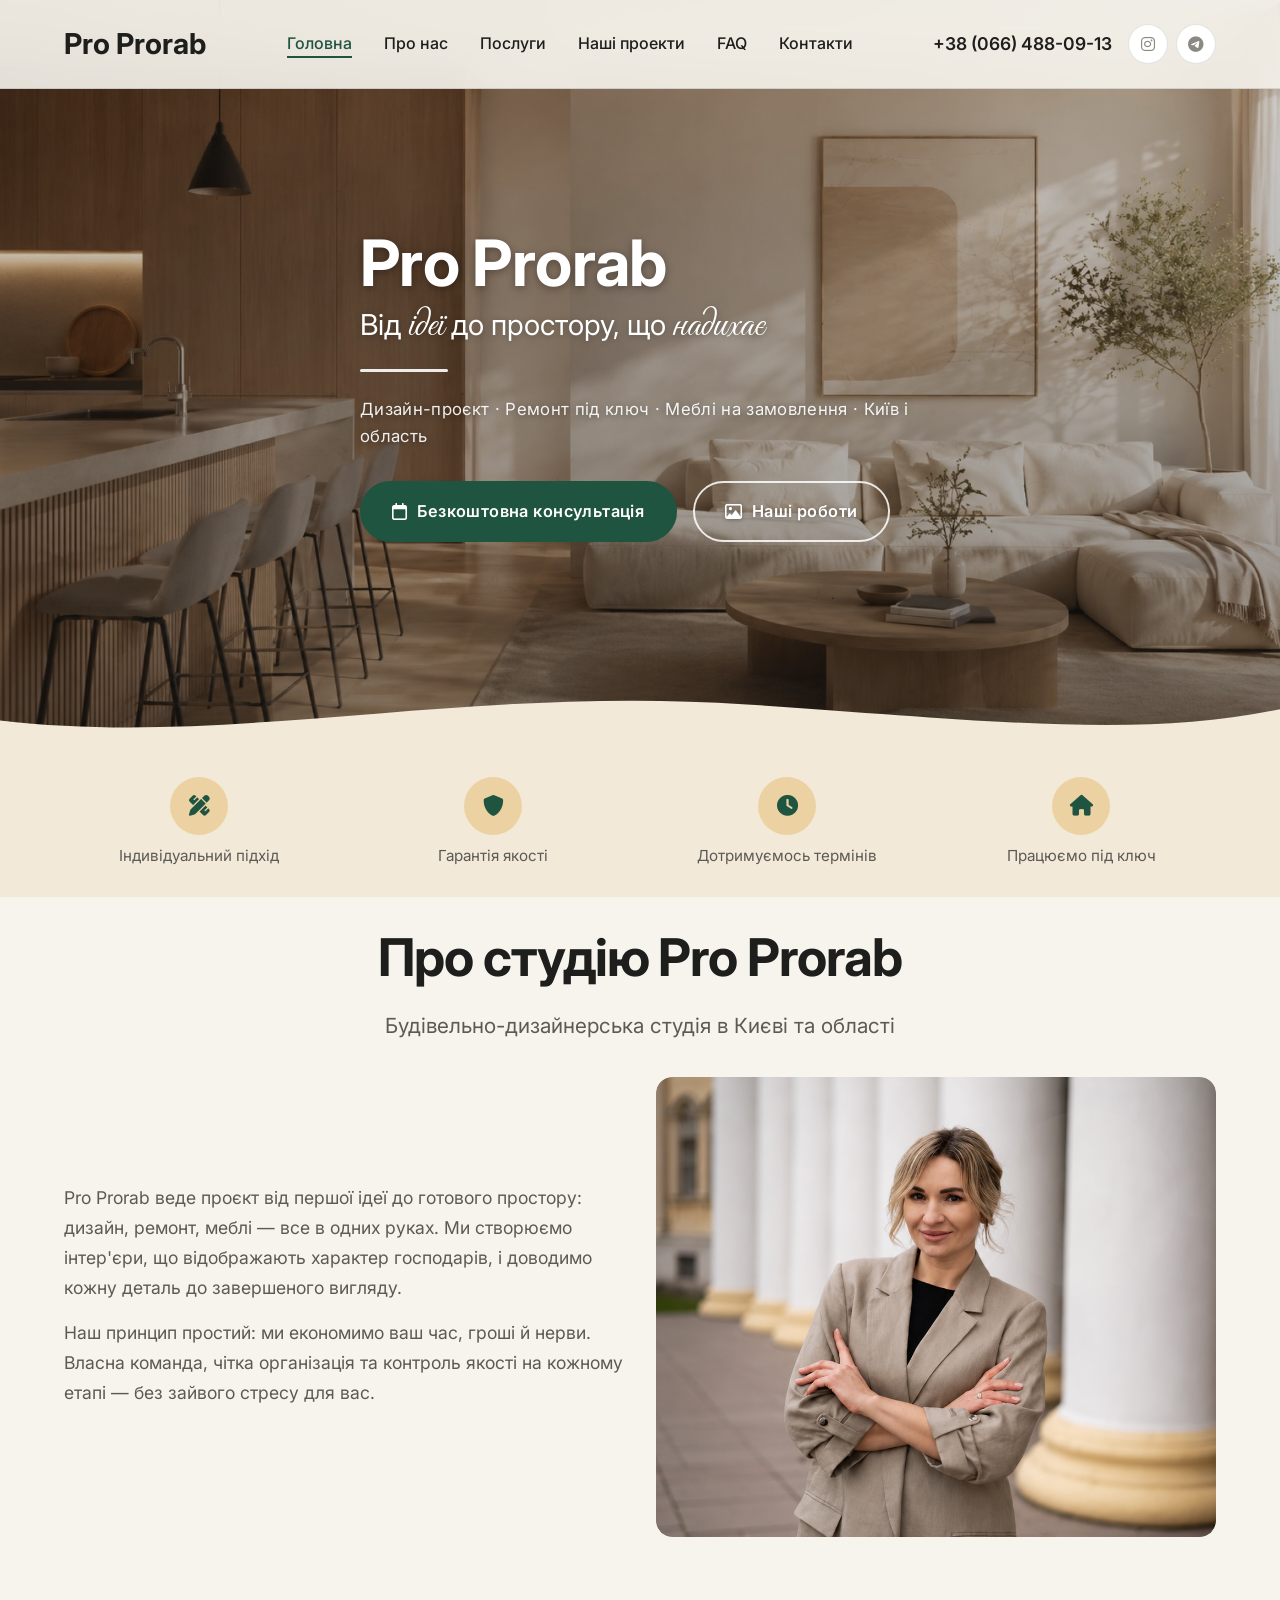
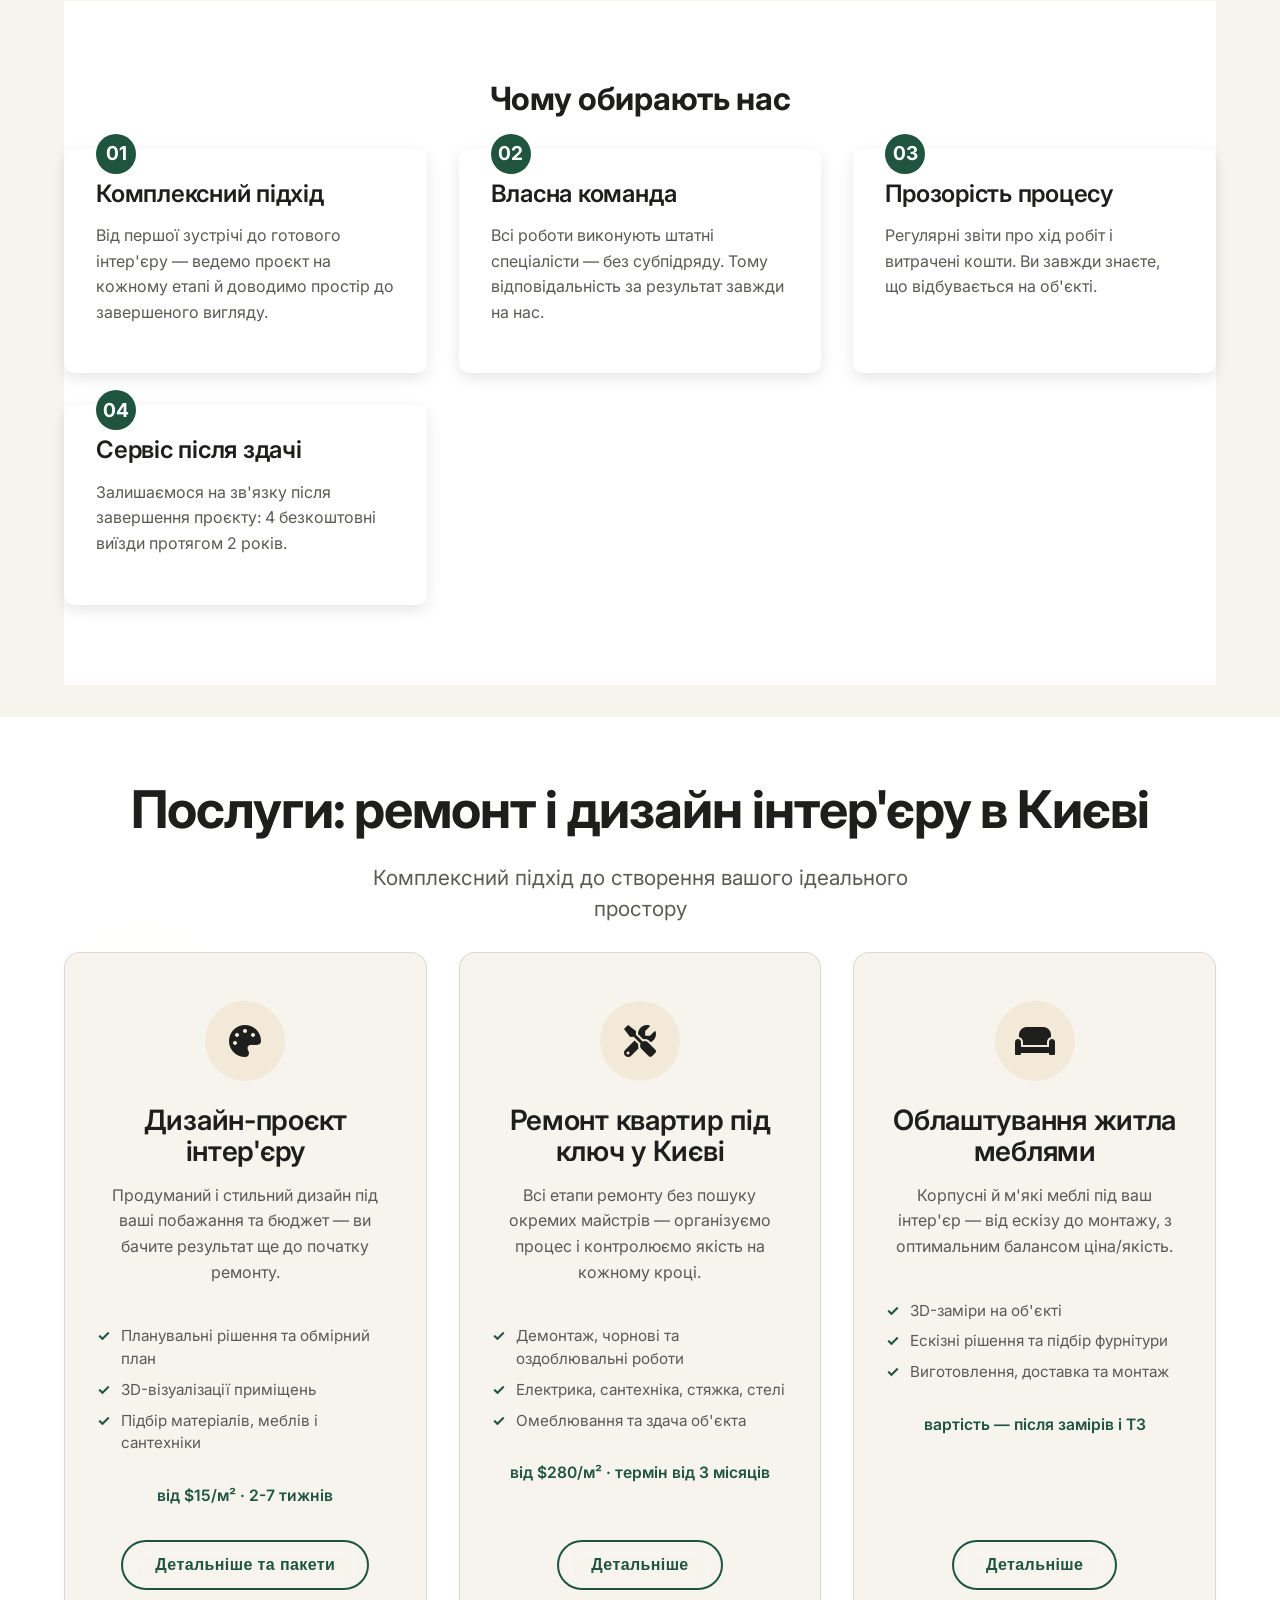
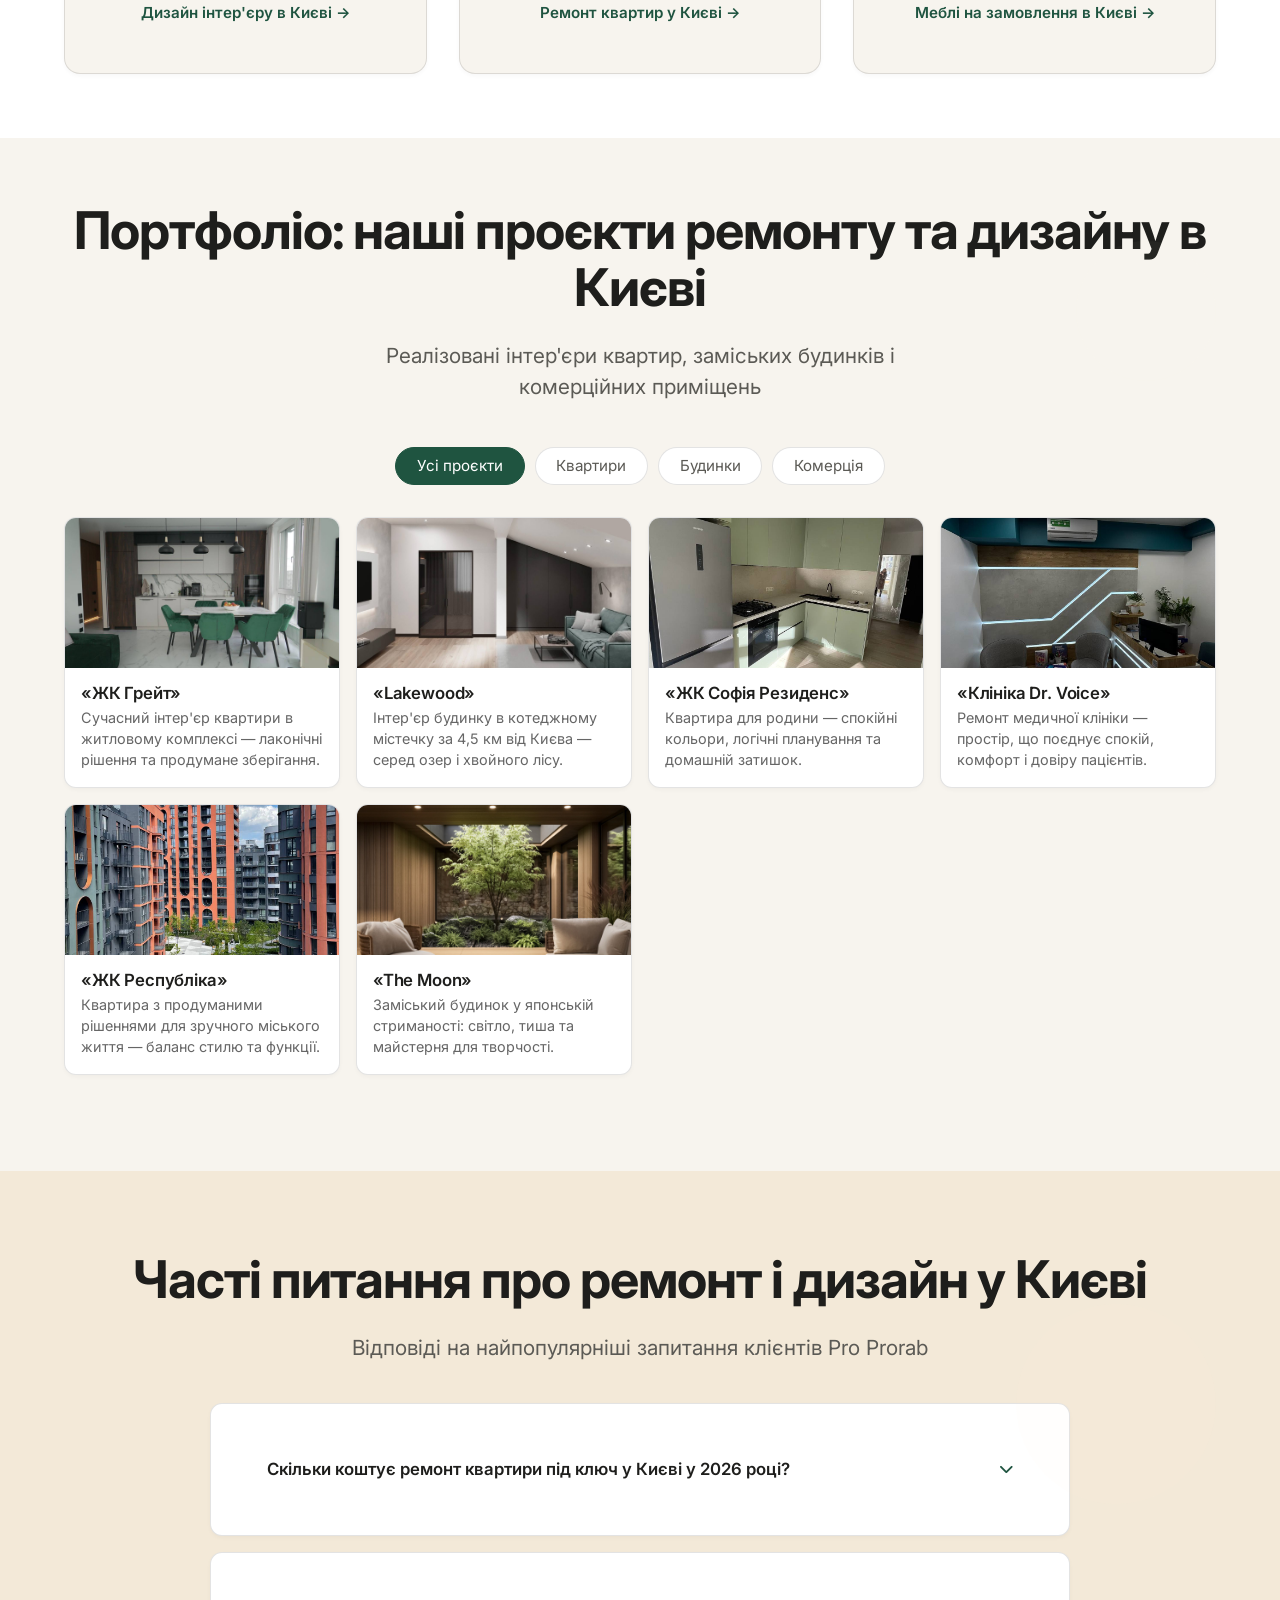
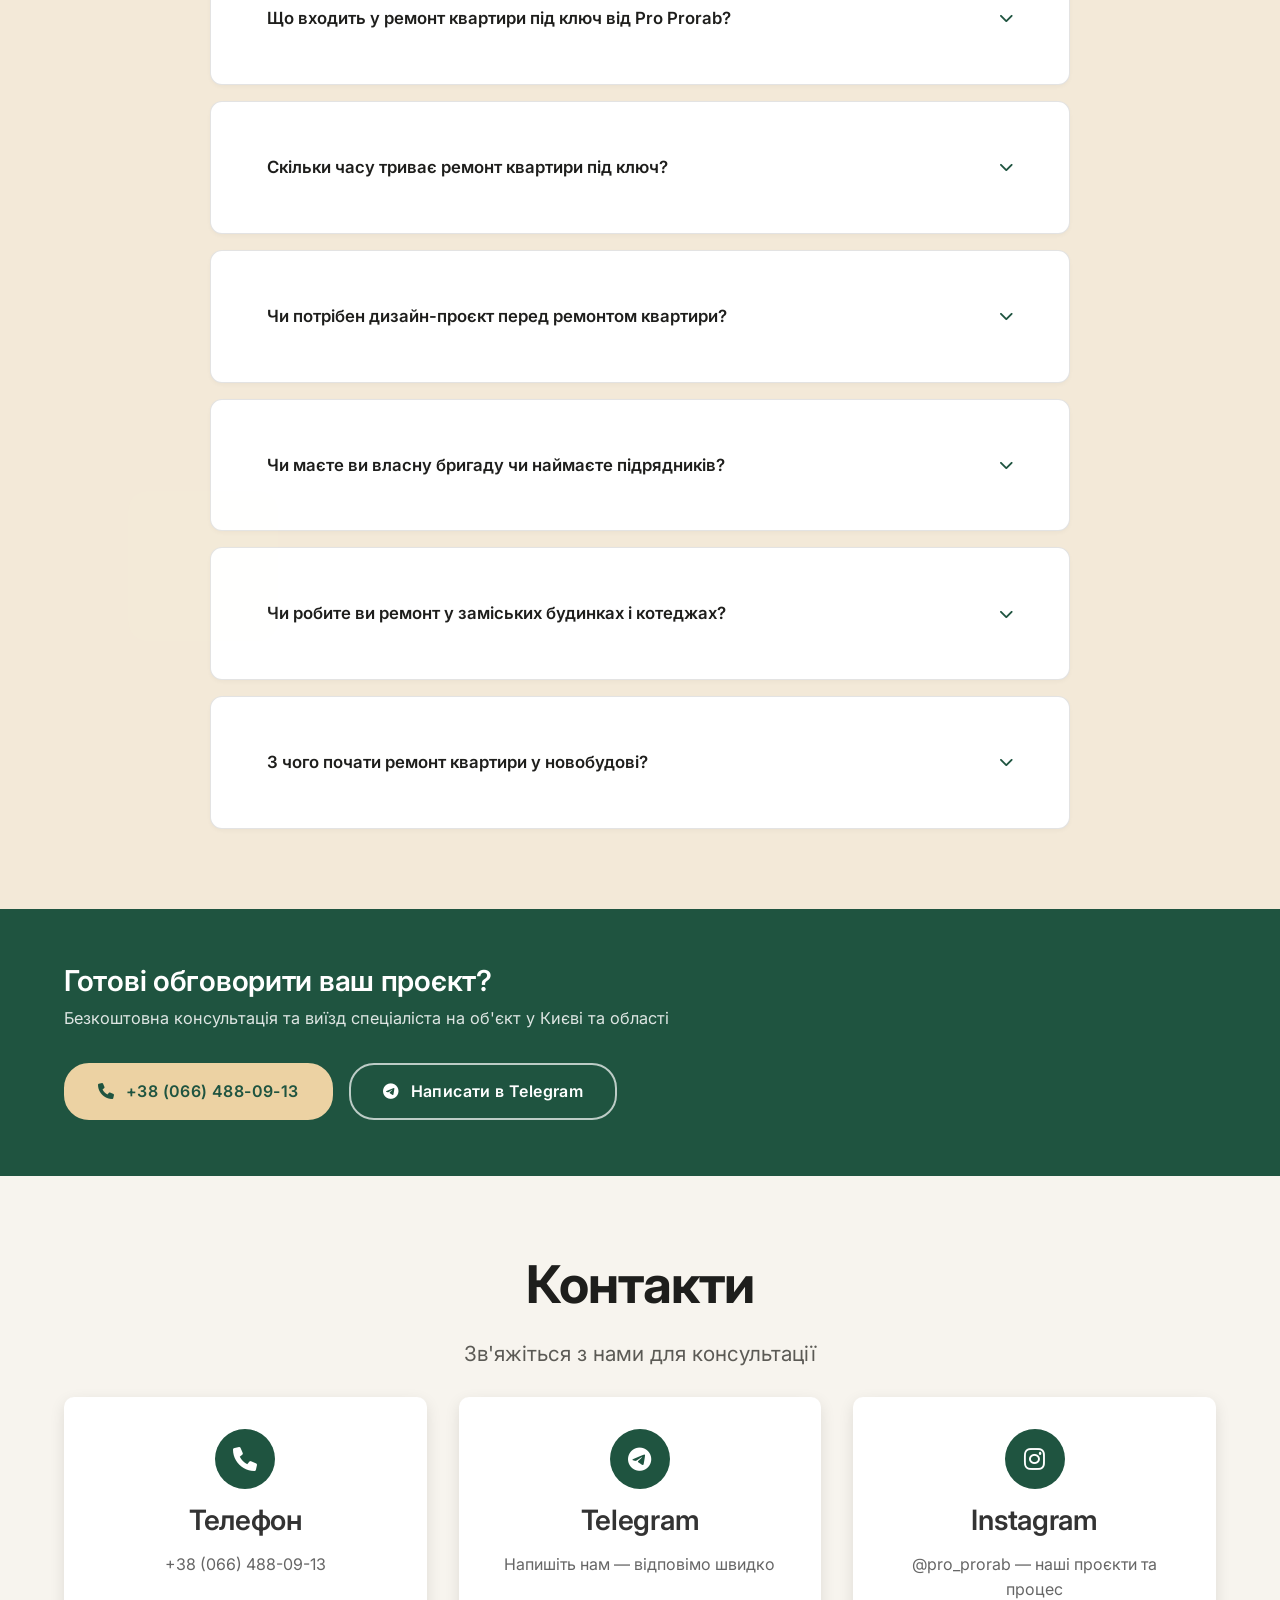
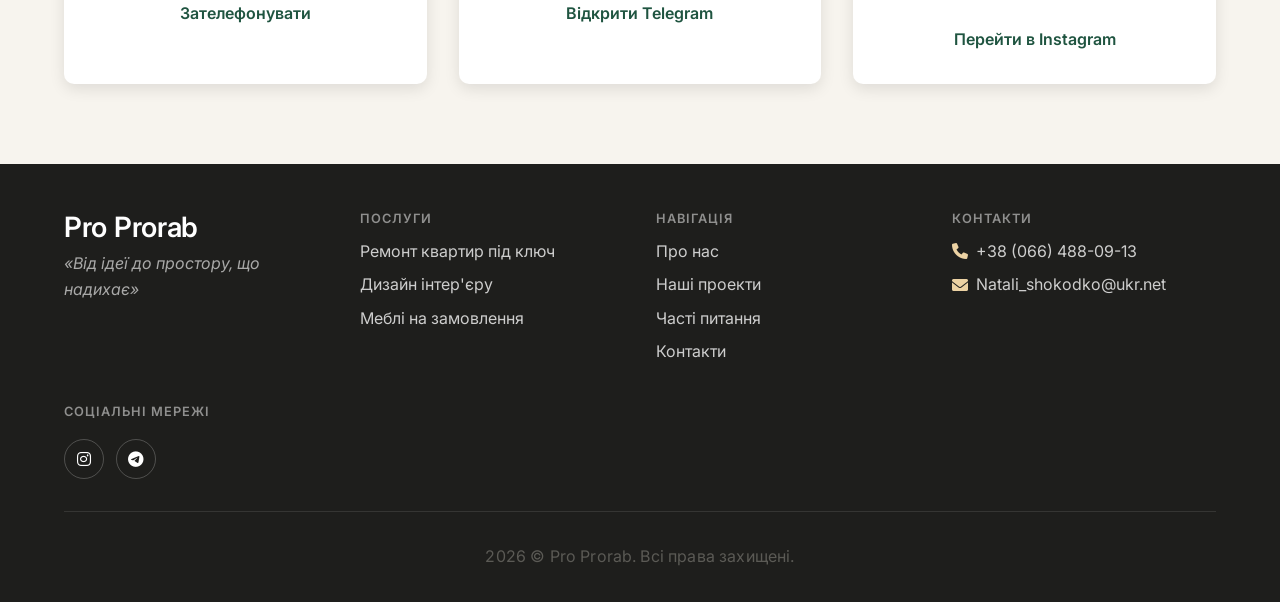
<file: index.html>
<!DOCTYPE html>
<html lang="uk-UA">
<head>
    <meta charset="UTF-8">
    <meta name="viewport" content="width=device-width, initial-scale=1.0, viewport-fit=cover">
    <meta http-equiv="X-UA-Compatible" content="IE=edge">

    <!-- Primary SEO Meta Tags -->
    <title>Ремонт квартир під ключ і дизайн інтер'єру в Києві | Pro Prorab</title>
    <meta name="description" content="Pro Prorab — будівельно-дизайнерська студія в Києві та області. Дизайн-проєкт інтер'єру, ремонт квартир і будинків під ключ, авторський нагляд, меблі на замовлення. ☎ +38 (066) 488-09-13">
    <meta name="keywords" content="ремонт квартир Київ, ремонт під ключ Київ, дизайн інтер'єру Київ, дизайн-проєкт Київ, ремонт квартири під ключ ціна, ремонт будинків Київ, дизайн інтер'єру Київська область, будівельна студія Київ, меблі на замовлення Київ, авторський нагляд, Pro Prorab, Про Прораб">
    <meta name="author" content="Pro Prorab">
    <meta name="robots" content="index, follow, max-image-preview:large, max-snippet:-1, max-video-preview:-1">
    <meta name="googlebot" content="index, follow">
    <meta name="yandex" content="index, follow">
    <meta name="rating" content="general">
    <meta name="revisit-after" content="7 days">
    <meta name="language" content="Ukrainian">
    <meta name="theme-color" content="#1F5440">

    <!-- Geo Tags (Київ, Україна) -->
    <meta name="geo.region" content="UA-32">
    <meta name="geo.placename" content="Київ, Київська область">
    <meta name="geo.position" content="50.4501;30.5234">
    <meta name="ICBM" content="50.4501, 30.5234">

    <!-- Canonical & Language Alternates -->
    <link rel="canonical" href="https://pro-prorab.com.ua/">
    <link rel="alternate" hreflang="uk-UA" href="https://pro-prorab.com.ua/">
    <link rel="alternate" hreflang="x-default" href="https://pro-prorab.com.ua/">

    <!-- Open Graph / Facebook -->
    <meta property="og:type" content="website">
    <meta property="og:site_name" content="Pro Prorab">
    <meta property="og:locale" content="uk_UA">
    <meta property="og:url" content="https://pro-prorab.com.ua/">
    <meta property="og:title" content="Ремонт квартир під ключ і дизайн інтер'єру в Києві | Pro Prorab">
    <meta property="og:description" content="Дизайн-проєкт інтер'єру, ремонт квартир і будинків під ключ, авторський нагляд. Працюємо в Києві та області.">
    <meta property="og:image" content="https://pro-prorab.com.ua/images/hero/hero-bg-2.jpg">
    <meta property="og:image:width" content="1920">
    <meta property="og:image:height" content="1080">
    <meta property="og:image:alt" content="Pro Prorab — ремонт і дизайн інтер'єру в Києві">

    <!-- Twitter Card -->
    <meta name="twitter:card" content="summary_large_image">
    <meta name="twitter:title" content="Ремонт квартир під ключ і дизайн інтер'єру в Києві | Pro Prorab">
    <meta name="twitter:description" content="Дизайн-проєкт, ремонт під ключ, авторський нагляд. Київ і область.">
    <meta name="twitter:image" content="https://pro-prorab.com.ua/images/hero/hero-bg-2.jpg">
    <meta name="twitter:image:alt" content="Pro Prorab — інтер'єри та ремонт у Києві">

    <!-- Favicon & PWA -->
    <link rel="icon" type="image/svg+xml" href="favicon.svg">
    <link rel="icon" type="image/x-icon" href="favicon.ico">
    <link rel="apple-touch-icon" sizes="180x180" href="apple-touch-icon.png">
    <link rel="manifest" href="site.webmanifest">

    <!-- Performance: Preconnect to third-party origins -->
    <link rel="preconnect" href="https://fonts.googleapis.com">
    <link rel="preconnect" href="https://fonts.gstatic.com" crossorigin>
    <link rel="preconnect" href="https://cdnjs.cloudflare.com" crossorigin>
    <link rel="dns-prefetch" href="https://www.instagram.com">
    <link rel="dns-prefetch" href="https://t.me">

    <!-- Stylesheets -->
    <link rel="stylesheet" href="css/style.css?v=22">
    <link href="https://fonts.googleapis.com/css2?family=Inter:wght@300;400;500;600;700&family=Caveat:wght@500;600;700&family=Great+Vibes&display=swap" rel="stylesheet">
    <link rel="stylesheet" href="https://cdnjs.cloudflare.com/ajax/libs/font-awesome/6.0.0/css/all.min.css">

    <!-- Schema.org: Organization + LocalBusiness (HomeAndConstructionBusiness) -->
    <script type="application/ld+json">
    {
      "@context": "https://schema.org",
      "@type": ["HomeAndConstructionBusiness", "GeneralContractor", "InteriorDesignFirm"],
      "@id": "https://pro-prorab.com.ua/#organization",
      "name": "Pro Prorab",
      "alternateName": ["Про Прораб", "Pro-Prorab"],
      "url": "https://pro-prorab.com.ua/",
      "logo": "https://pro-prorab.com.ua/icon-512.png",
      "image": "https://pro-prorab.com.ua/images/hero/hero-bg-2.jpg",
      "description": "Будівельно-дизайнерська студія Pro Prorab у Києві. Дизайн інтер'єру, ремонт квартир і будинків під ключ, авторський нагляд, меблі на замовлення.",
      "telephone": "+380664880913",
      "email": "Natali_shokodko@ukr.net",
      "priceRange": "$$",
      "currenciesAccepted": "UAH",
      "paymentAccepted": "Cash, Credit Card, Bank Transfer",
      "address": {
        "@type": "PostalAddress",
        "addressCountry": "UA",
        "addressRegion": "Київська область",
        "addressLocality": "Київ"
      },
      "geo": {
        "@type": "GeoCoordinates",
        "latitude": 50.4501,
        "longitude": 30.5234
      },
      "areaServed": [
        { "@type": "City", "name": "Київ" },
        { "@type": "AdministrativeArea", "name": "Київська область" }
      ],
      "openingHoursSpecification": [{
        "@type": "OpeningHoursSpecification",
        "dayOfWeek": ["Monday", "Tuesday", "Wednesday", "Thursday", "Friday", "Saturday"],
        "opens": "09:00",
        "closes": "19:00"
      }],
      "sameAs": [
        "https://www.instagram.com/pro_prorab",
        "https://t.me/+380664880913"
      ],
      "founder": { "@type": "Person", "name": "Наталія Шокодько" },
      "knowsLanguage": ["uk", "ru", "en"],
      "slogan": "Від ідеї до простору, що надихає"
    }
    </script>

    <!-- Schema.org: WebSite (with SearchAction) -->
    <script type="application/ld+json">
    {
      "@context": "https://schema.org",
      "@type": "WebSite",
      "@id": "https://pro-prorab.com.ua/#website",
      "url": "https://pro-prorab.com.ua/",
      "name": "Pro Prorab",
      "description": "Ремонт квартир під ключ і дизайн інтер'єру в Києві",
      "inLanguage": "uk-UA",
      "publisher": { "@id": "https://pro-prorab.com.ua/#organization" }
    }
    </script>

    <!-- Schema.org: Services Catalog -->
    <script type="application/ld+json">
    {
      "@context": "https://schema.org",
      "@type": "Service",
      "serviceType": "Ремонт квартир і дизайн інтер'єру",
      "provider": { "@id": "https://pro-prorab.com.ua/#organization" },
      "areaServed": { "@type": "AdministrativeArea", "name": "Київ та Київська область" },
      "hasOfferCatalog": {
        "@type": "OfferCatalog",
        "name": "Послуги Pro Prorab",
        "itemListElement": [
          {
            "@type": "Offer",
            "itemOffered": {
              "@type": "Service",
              "name": "Дизайн-проєкт інтер'єру",
              "description": "Створення продуманого дизайн-проєкту з урахуванням побажань, бюджету та сучасних тенденцій."
            }
          },
          {
            "@type": "Offer",
            "itemOffered": {
              "@type": "Service",
              "name": "Ремонт квартир під ключ",
              "description": "Повний цикл ремонту: підготовчі та чорнові роботи, оздоблення, монтаж меблів."
            }
          },
          {
            "@type": "Offer",
            "itemOffered": {
              "@type": "Service",
              "name": "Меблі на замовлення",
              "description": "Підбір, виготовлення та встановлення корпусних і м'яких меблів."
            }
          }
        ]
      }
    }
    </script>

    <!-- Schema.org: BreadcrumbList -->
    <script type="application/ld+json">
    {
      "@context": "https://schema.org",
      "@type": "BreadcrumbList",
      "itemListElement": [
        { "@type": "ListItem", "position": 1, "name": "Головна", "item": "https://pro-prorab.com.ua/" },
        { "@type": "ListItem", "position": 2, "name": "Про нас", "item": "https://pro-prorab.com.ua/#about" },
        { "@type": "ListItem", "position": 3, "name": "Послуги", "item": "https://pro-prorab.com.ua/#services" },
        { "@type": "ListItem", "position": 4, "name": "Наші проекти", "item": "https://pro-prorab.com.ua/#portfolio" },
        { "@type": "ListItem", "position": 5, "name": "Контакти", "item": "https://pro-prorab.com.ua/#contacts" }
      ]
    }
    </script>

    <!-- Schema.org: FAQPage -->
    <script type="application/ld+json">
    {
      "@context": "https://schema.org",
      "@type": "FAQPage",
      "mainEntity": [
        {
          "@type": "Question",
          "name": "Скільки коштує ремонт квартири під ключ у Києві у 2026 році?",
          "acceptedAnswer": {
            "@type": "Answer",
            "text": "Вартість ремонту під ключ у Києві залежить від трьох головних факторів: площі квартири, складності планування та обраних оздоблювальних матеріалів. Точну ціну ми називаємо лише після безкоштовного виїзду майстра на об'єкт — це гарантує, що в кошторисі не з'являться несподіванки. Зателефонуйте +38 (066) 488-09-13, щоб отримати індивідуальний розрахунок під ваш об'єкт."
          }
        },
        {
          "@type": "Question",
          "name": "Що входить у ремонт квартири під ключ від Pro Prorab?",
          "acceptedAnswer": {
            "@type": "Answer",
            "text": "Ремонт під ключ — це повний цикл робіт без потреби шукати окремих підрядників. Включає: демонтажні роботи (зняття старих покриттів, перегородок), чорнові роботи (стяжка, штукатурка, електрика, сантехніка, опалення), чистове оздоблення (фарбування, шпалери, плитка, підлоги, стелі), монтаж дверей і вікон, встановлення сантехніки та меблів, фінальне прибирання. Ви заїжджаєте в готову до життя квартиру з ключем у руках."
          }
        },
        {
          "@type": "Question",
          "name": "Скільки часу триває ремонт квартири під ключ?",
          "acceptedAnswer": {
            "@type": "Answer",
            "text": "Терміни залежать від площі та обсягу робіт. Орієнтовно: однокімнатна квартира — 2-3 місяці, двокімнатна — 3-4 місяці, трикімнатна — 4-6 місяців, заміський будинок — від 6 місяців. Точну дату закінчення ми фіксуємо в договорі ще до старту робіт і регулярно надаємо вам звіти про прогрес."
          }
        },
        {
          "@type": "Question",
          "name": "Чи потрібен дизайн-проєкт перед ремонтом квартири?",
          "acceptedAnswer": {
            "@type": "Answer",
            "text": "Дизайн-проєкт не є обов'язковим, але він економить ваші гроші. По-перше, ви бачите майбутній інтер'єр у 3D ще до закупівлі матеріалів і можете внести правки безкоштовно. По-друге, проєкт містить точні специфікації — це виключає переробки під час ремонту, а переробка коштує в 3-5 разів дорожче за виконання з першого разу. Клієнтам, які замовляють у нас одночасно дизайн-проєкт і ремонт, надаємо знижку на дизайн."
          }
        },
        {
          "@type": "Question",
          "name": "Чи маєте ви власну бригаду чи наймаєте підрядників?",
          "acceptedAnswer": {
            "@type": "Answer",
            "text": "Усі роботи виконують наші штатні спеціалісти — електрики, сантехніки, оздоблювальники, монтажники меблів. Ми не передаємо об'єкти на субпідряд, тому контролюємо якість на кожному етапі та несемо повну відповідальність за результат. Бригади злагоджені між собою, працюють у єдиному ритмі. Завдяки цьому ми витримуємо терміни."
          }
        },
        {
          "@type": "Question",
          "name": "Чи робите ви ремонт у заміських будинках і котеджах?",
          "acceptedAnswer": {
            "@type": "Answer",
            "text": "Так, заміські будинки — одна з наших спеціалізацій. У портфоліо є реалізовані проєкти в котеджному містечку Lakewood (4,5 км від Києва) та заміський будинок The Moon у японському стилі. Ми працюємо з будинками будь-якої площі — від компактних котеджів до маєтків, включно з утепленням фасадів, інженерією та дизайном інтер'єру."
          }
        },
        {
          "@type": "Question",
          "name": "З чого почати ремонт квартири у новобудові?",
          "acceptedAnswer": {
            "@type": "Answer",
            "text": "Послідовність така: 1) Замовте безкоштовний виїзд нашого спеціаліста — оцінимо стан квартири від забудовника. 2) Узгодимо ваш бюджет і визначимо тип ремонту. 3) Створимо дизайн-проєкт або складемо кошторис під ваше планування. 4) Підпишемо договір з фіксованою ціною та термінами. 5) Розпочинаємо роботи — ви отримуєте регулярні звіти про прогрес. Найгірше, що можна зробити — почати ремонт без проєкту й кошторису, бо так бюджет розповзається на 30-50%."
          }
        }
      ]
    }
    </script>
</head>
<body>
    <!-- Header -->
    <header class="header">
        <div class="container">
            <div class="header-content">
                <a href="/" class="logo" aria-label="Pro Prorab — головна">
                    <span class="logo-text">Pro Prorab</span>
                </a>
                <nav class="nav">
                    <ul class="nav-list">
                        <li><a href="#home" class="nav-link active">Головна</a></li>
                        <li><a href="#about" class="nav-link">Про нас</a></li>
                        <li><a href="#services" class="nav-link">Послуги</a></li>
                        <li><a href="#portfolio" class="nav-link">Наші проекти</a></li>
                        <li><a href="#faq" class="nav-link">FAQ</a></li>
                        <li><a href="#contacts" class="nav-link">Контакти</a></li>
                    </ul>
                </nav>
                <div class="header-contact">
                    <a href="tel:+380664880913" class="phone">+38 (066) 488-09-13</a>
                    <div class="social-links">
                        <a href="https://www.instagram.com/pro_prorab?igsh=eXV1aWx6aDczOWYw" class="social-link" aria-label="Instagram Pro Prorab" target="_blank" rel="noopener noreferrer"><i class="fab fa-instagram"></i></a>
                        <a href="https://t.me/+380664880913" class="social-link" aria-label="Telegram Pro Prorab" target="_blank" rel="noopener noreferrer"><i class="fab fa-telegram"></i></a>
                    </div>
                </div>
                <a href="tel:+380664880913" class="header-call-btn" aria-label="Зателефонувати">
                    <i class="fas fa-phone"></i>
                </a>
                <button class="mobile-menu-btn" aria-label="Відкрити меню">
                    <span></span>
                    <span></span>
                    <span></span>
                </button>
            </div>
        </div>
    </header>

    <!-- Hero Section -->
    <section class="hero" id="home">
        <div class="hero-slider">
            <div class="hero-slide active">
                <div class="hero-bg" style="background-image: url('images/hero/hero-bg-2.jpg'); background-size: cover; background-position: center;"></div>
                <div class="hero-overlay"></div>
                <div class="hero-content">
                    <div class="container">
                        <h1 class="hero-title">
                            <span aria-hidden="true">Pro Prorab</span>
                            <span class="visually-hidden">Pro Prorab — ремонт квартир під ключ і дизайн інтер'єру в Києві та області</span>
                        </h1>
                        <p class="hero-subtitle">Від <span class="hand">ідеї</span> до простору, що <span class="hand">надихає</span></p>
                        <div class="hero-divider" aria-hidden="true"></div>
                        <p class="hero-tagline">Дизайн-проєкт · Ремонт під ключ · Меблі на замовлення · Київ і область</p>
                        <div class="hero-buttons">
                            <a href="tel:+380664880913" class="btn btn-primary"><i class="far fa-calendar" aria-hidden="true"></i> Безкоштовна консультація</a>
                            <a href="#portfolio" class="btn btn-hero-outline"><i class="far fa-image" aria-hidden="true"></i> Наші роботи</a>
                        </div>
                    </div>
                </div>
            </div>
        </div>
        <div class="hero-wave" aria-hidden="true">
            <svg viewBox="0 0 1440 90" preserveAspectRatio="none" xmlns="http://www.w3.org/2000/svg">
                <path d="M0,58 C260,92 520,14 840,38 C1100,57 1280,82 1440,44 L1440,90 L0,90 Z" fill="#F3E9D8"/>
            </svg>
        </div>
    </section>

    <!-- Facts Strip -->
    <section class="facts-strip" aria-label="Ключові факти про Pro Prorab">
        <div class="container">
            <div class="facts-grid facts-grid-icons">
                <div class="fact-item">
                    <div class="fact-icon"><i class="fas fa-pen-ruler" aria-hidden="true"></i></div>
                    <div class="fact-label">Індивідуальний підхід</div>
                </div>
                <div class="fact-item">
                    <div class="fact-icon"><i class="fas fa-shield-alt" aria-hidden="true"></i></div>
                    <div class="fact-label">Гарантія якості</div>
                </div>
                <div class="fact-item">
                    <div class="fact-icon"><i class="fas fa-clock" aria-hidden="true"></i></div>
                    <div class="fact-label">Дотримуємось термінів</div>
                </div>
                <div class="fact-item">
                    <div class="fact-icon"><i class="fas fa-house" aria-hidden="true"></i></div>
                    <div class="fact-label">Працюємо під ключ</div>
                </div>
            </div>
        </div>
    </section>

    <!-- About Section -->
    <section class="about-preview" id="about">
        <div class="decorative-shapes">
            <div class="shape-large"></div>
            <div class="shape-medium"></div>
        </div>
        <div class="container">
            <div class="section-header">
                <h2 class="section-title">Про студію Pro Prorab</h2>
                <p class="section-subtitle">Будівельно-дизайнерська студія в Києві та області</p>
            </div>

            <!-- About Content -->
            <div class="about-intro">
                <div class="about-text-large">
                    <p>Pro Prorab веде проєкт від першої ідеї до готового простору: дизайн, ремонт, меблі — все в одних руках. Ми створюємо інтер'єри, що відображають характер господарів, і доводимо кожну деталь до завершеного вигляду.</p>
                    <p>Наш принцип простий: ми економимо ваш час, гроші й нерви. Власна команда, чітка організація та контроль якості на кожному етапі — без зайвого стресу для вас.</p>
                </div>
                <div class="about-image-large">
                    <img src="images/about/about-photo.png" alt="Команда студії Pro Prorab — дизайн інтер'єру та ремонт у Києві" width="600" height="600" loading="lazy">
                </div>
            </div>

            <!-- Why Choose Us -->
            <div class="why-choose-us" style="margin-top: 4rem;">
                <h3 style="text-align: center; margin-bottom: 2rem; color: var(--wix-text-primary);">Чому обирають нас</h3>
                <div class="advantages-grid advantages-grid-4">
                    <div class="advantage-item">
                        <div class="advantage-number">01</div>
                        <h4>Комплексний підхід</h4>
                        <p>Від першої зустрічі до готового інтер'єру — ведемо проєкт на кожному етапі й доводимо простір до завершеного вигляду.</p>
                    </div>
                    <div class="advantage-item">
                        <div class="advantage-number">02</div>
                        <h4>Власна команда</h4>
                        <p>Всі роботи виконують штатні спеціалісти — без субпідряду. Тому відповідальність за результат завжди на нас.</p>
                    </div>
                    <div class="advantage-item">
                        <div class="advantage-number">03</div>
                        <h4>Прозорість процесу</h4>
                        <p>Регулярні звіти про хід робіт і витрачені кошти. Ви завжди знаєте, що відбувається на об'єкті.</p>
                    </div>
                    <div class="advantage-item">
                        <div class="advantage-number">04</div>
                        <h4>Сервіс після здачі</h4>
                        <p>Залишаємося на зв'язку після завершення проєкту: 4 безкоштовні виїзди протягом 2 років.</p>
                    </div>
                </div>
            </div>
        </div>
    </section>

    <!-- Services Section -->
    <section class="services-preview" id="services">
        <div class="decorative-shapes">
            <div class="shape-large"></div>
            <div class="shape-medium"></div>
        </div>
        <div class="container">
            <div class="section-header">
                <h2 class="section-title">Послуги: ремонт і дизайн інтер'єру в Києві</h2>
                <p class="section-subtitle">Комплексний підхід до створення вашого ідеального простору</p>
            </div>
            <div class="services-grid">
                <div class="service-card">
                    <div class="service-icon">
                        <i class="fas fa-palette"></i>
                    </div>
                    <h3 class="service-title">Дизайн-проєкт інтер'єру</h3>
                    <p class="service-description">Продуманий і стильний дизайн під ваші побажання та бюджет — ви бачите результат ще до початку ремонту.</p>
                    <ul class="service-includes">
                        <li>Планувальні рішення та обмірний план</li>
                        <li>3D-візуалізації приміщень</li>
                        <li>Підбір матеріалів, меблів і сантехніки</li>
                    </ul>
                    <div class="service-price">від $15/м² · 2-7 тижнів</div>
                    <div class="service-actions">
                        <button class="btn btn-outline service-more-btn" data-service="design" aria-haspopup="dialog" aria-controls="serviceModal">Детальніше та пакети</button>
                    </div>
                    <a href="/dyzain-interieru-kyiv/" class="service-page-link">Дизайн інтер'єру в Києві →</a>
                </div>
                <div class="service-card">
                    <div class="service-icon">
                        <i class="fas fa-tools"></i>
                    </div>
                    <h3 class="service-title">Ремонт квартир під ключ у Києві</h3>
                    <p class="service-description">Всі етапи ремонту без пошуку окремих майстрів — організуємо процес і контролюємо якість на кожному кроці.</p>
                    <ul class="service-includes">
                        <li>Демонтаж, чорнові та оздоблювальні роботи</li>
                        <li>Електрика, сантехніка, стяжка, стелі</li>
                        <li>Омеблювання та здача об'єкта</li>
                    </ul>
                    <div class="service-price">від $280/м² · термін від 3 місяців</div>
                    <div class="service-actions">
                        <button class="btn btn-outline service-more-btn" data-service="turnkey" aria-haspopup="dialog" aria-controls="serviceModal">Детальніше</button>
                    </div>
                    <a href="/remont-kvartyr-kyiv/" class="service-page-link">Ремонт квартир у Києві →</a>
                </div>
                <div class="service-card">
                    <div class="service-icon">
                        <i class="fas fa-couch"></i>
                    </div>
                    <h3 class="service-title">Облаштування житла меблями</h3>
                    <p class="service-description">Корпусні й м'які меблі під ваш інтер'єр — від ескізу до монтажу, з оптимальним балансом ціна/якість.</p>
                    <ul class="service-includes">
                        <li>3D-заміри на об'єкті</li>
                        <li>Ескізні рішення та підбір фурнітури</li>
                        <li>Виготовлення, доставка та монтаж</li>
                    </ul>
                    <div class="service-price">вартість — після замірів і ТЗ</div>
                    <div class="service-actions">
                        <button class="btn btn-outline service-more-btn" data-service="furniture" aria-haspopup="dialog" aria-controls="serviceModal">Детальніше</button>
                    </div>
                    <a href="/mebli-na-zamovlennia-kyiv/" class="service-page-link">Меблі на замовлення в Києві →</a>
                </div>
            </div>
        </div>
    </section>

    <!-- Portfolio Section -->
    <section class="portfolio-preview" id="portfolio">
        <div class="decorative-shapes">
            <div class="shape-large"></div>
            <div class="shape-medium"></div>
        </div>
        <div class="container">
            <div class="section-header">
                <h2 class="section-title">Портфоліо: наші проєкти ремонту та дизайну в Києві</h2>
                <p class="section-subtitle">Реалізовані інтер'єри квартир, заміських будинків і комерційних приміщень</p>
            </div>
            <div class="portfolio-filters" role="group" aria-label="Фільтр проєктів">
                <button class="portfolio-filter-btn active" data-filter="all">Усі проєкти</button>
                <button class="portfolio-filter-btn" data-filter="apartments">Квартири</button>
                <button class="portfolio-filter-btn" data-filter="houses">Будинки</button>
                <button class="portfolio-filter-btn" data-filter="commercial">Комерція</button>
            </div>
            <div class="portfolio-grid">
                <div class="portfolio-item" data-gallery="lakewood" data-category="apartments">
                    <div class="portfolio-image">
                        <img src="images/portfolio/lakewood/12.jpg" alt="Дизайн інтер'єру квартири у ЖК Грейт, Київ — сучасний стиль від Pro Prorab" style="width: 100%; height: 100%; object-fit: cover;" loading="lazy">
                    </div>
                    <div class="portfolio-info">
                        <h3 class="portfolio-title">«ЖК Грейт»</h3>
                        <p class="portfolio-description">Сучасний інтер'єр квартири в житловому комплексі — лаконічні рішення та продумане зберігання.</p>
                    </div>
                </div>
                <div class="portfolio-item" data-gallery="great" data-category="houses">
                    <div class="portfolio-image">
                        <img src="images/portfolio/great/1.jpg" alt="Інтер'єр заміського будинку в котеджному містечку Lakewood під Києвом" style="width: 100%; height: 100%; object-fit: cover;" loading="lazy">
                    </div>
                    <div class="portfolio-info">
                        <h3 class="portfolio-title">«Lakewood»</h3>
                        <p class="portfolio-description">Інтер'єр будинку в котеджному містечку за 4,5 км від Києва — серед озер і хвойного лісу.</p>
                    </div>
                </div>
                <div class="portfolio-item" data-gallery="sofiaResidence" data-category="apartments">
                    <div class="portfolio-image">
                        <img src="images/portfolio/sofia-residence/4.jpg" alt="Дизайн квартири в ЖК Софія Резиденс — інтер'єр для родини, Київ" style="width: 100%; height: 100%; object-fit: cover;" loading="lazy">
                    </div>
                    <div class="portfolio-info">
                        <h3 class="portfolio-title">«ЖК Софія Резиденс»</h3>
                        <p class="portfolio-description">Квартира для родини — спокійні кольори, логічні планування та домашній затишок.</p>
                    </div>
                </div>
                <div class="portfolio-item" data-gallery="drVoice" data-category="commercial">
                    <div class="portfolio-image">
                        <img src="images/portfolio/dr-voice/5.jpg" alt="Дизайн та ремонт комерційного приміщення — клініка Dr. Voice у Києві" style="width: 100%; height: 100%; object-fit: cover;" loading="lazy">
                    </div>
                    <div class="portfolio-info">
                        <h3 class="portfolio-title">«Клініка Dr. Voice»</h3>
                        <p class="portfolio-description">Ремонт медичної клініки — простір, що поєднує спокій, комфорт і довіру пацієнтів.</p>
                    </div>
                </div>
                <div class="portfolio-item" data-gallery="respublika" data-category="apartments">
                    <div class="portfolio-image">
                        <img src="images/portfolio/respublika/5.jpg" alt="Інтер'єр квартири у ЖК Республіка — сучасний дизайн у Києві" style="width: 100%; height: 100%; object-fit: cover;" loading="lazy">
                    </div>
                    <div class="portfolio-info">
                        <h3 class="portfolio-title">«ЖК Республіка»</h3>
                        <p class="portfolio-description">Квартира з продуманими рішеннями для зручного міського життя — баланс стилю та функції.</p>
                    </div>
                </div>
                <div class="portfolio-item" data-gallery="theMoon" data-category="houses">
                    <div class="portfolio-image">
                        <img src="images/portfolio/the-moon/11.jpg" alt="Дизайн інтер'єру заміського будинку The Moon у японському стилі — Київська область" style="width: 100%; height: 100%; object-fit: cover;" loading="lazy">
                    </div>
                    <div class="portfolio-info">
                        <h3 class="portfolio-title">«The Moon»</h3>
                        <p class="portfolio-description">Заміський будинок у японській стриманості: світло, тиша та майстерня для творчості.</p>
                    </div>
                </div>
            </div>
            <div class="portfolio-button">
                <!-- Кнопка убрана по запросу пользователя -->
            </div>
        </div>
    </section>

    <!-- FAQ Section -->
    <section class="faq-section" id="faq" aria-labelledby="faq-title">
        <div class="decorative-shapes">
            <div class="shape-large"></div>
            <div class="shape-medium"></div>
        </div>
        <div class="container">
            <div class="section-header">
                <h2 class="section-title" id="faq-title">Часті питання про ремонт і дизайн у Києві</h2>
                <p class="section-subtitle">Відповіді на найпопулярніші запитання клієнтів Pro Prorab</p>
            </div>
            <div class="faq-list">
                <details class="faq-item">
                    <summary class="faq-question">
                        <span>Скільки коштує ремонт квартири під ключ у Києві у 2026 році?</span>
                        <i class="fas fa-chevron-down faq-icon" aria-hidden="true"></i>
                    </summary>
                    <div class="faq-answer">
                        <p>Вартість ремонту під ключ у Києві залежить від трьох головних факторів: площі квартири, складності планування та обраних оздоблювальних матеріалів. Точну ціну ми називаємо лише після безкоштовного виїзду майстра на об'єкт — це гарантує, що в кошторисі не з'являться «несподіванки». Зателефонуйте <a href="tel:+380664880913">+38 (066) 488-09-13</a>, щоб отримати індивідуальний розрахунок під ваш об'єкт.</p>
                    </div>
                </details>
                <details class="faq-item">
                    <summary class="faq-question">
                        <span>Що входить у ремонт квартири під ключ від Pro Prorab?</span>
                        <i class="fas fa-chevron-down faq-icon" aria-hidden="true"></i>
                    </summary>
                    <div class="faq-answer">
                        <p>Ремонт під ключ — це повний цикл робіт без потреби шукати окремих підрядників. Включає: <strong>демонтажні роботи</strong> (зняття старих покриттів, перегородок), <strong>чорнові роботи</strong> (стяжка, штукатурка, електрика, сантехніка, опалення), <strong>чистове оздоблення</strong> (фарбування, шпалери, плитка, підлоги, стелі), монтаж дверей і вікон, встановлення сантехніки та меблів, фінальне прибирання. Ви заїжджаєте в готову до життя квартиру з ключем у руках.</p>
                    </div>
                </details>
                <details class="faq-item">
                    <summary class="faq-question">
                        <span>Скільки часу триває ремонт квартири під ключ?</span>
                        <i class="fas fa-chevron-down faq-icon" aria-hidden="true"></i>
                    </summary>
                    <div class="faq-answer">
                        <p>Терміни залежать від площі та обсягу робіт. Орієнтовно: <strong>однокімнатна</strong> квартира — 2-3 місяці, <strong>двокімнатна</strong> — 3-4 місяці, <strong>трикімнатна</strong> — 4-6 місяців, <strong>заміський будинок</strong> — від 6 місяців. Точну дату закінчення ми фіксуємо в договорі ще до старту робіт і регулярно надаємо вам звіти про прогрес.</p>
                    </div>
                </details>
                <details class="faq-item">
                    <summary class="faq-question">
                        <span>Чи потрібен дизайн-проєкт перед ремонтом квартири?</span>
                        <i class="fas fa-chevron-down faq-icon" aria-hidden="true"></i>
                    </summary>
                    <div class="faq-answer">
                        <p>Дизайн-проєкт не є обов'язковим, але він <strong>економить ваші гроші</strong>. По-перше, ви бачите майбутній інтер'єр у 3D ще до закупівлі матеріалів і можете внести правки безкоштовно. По-друге, проєкт містить точні специфікації — це виключає переробки під час ремонту, а переробка коштує в 3-5 разів дорожче за виконання з першого разу. Клієнтам, які замовляють у нас одночасно дизайн-проєкт і ремонт, надаємо знижку на дизайн.</p>
                    </div>
                </details>
                <details class="faq-item">
                    <summary class="faq-question">
                        <span>Чи маєте ви власну бригаду чи наймаєте підрядників?</span>
                        <i class="fas fa-chevron-down faq-icon" aria-hidden="true"></i>
                    </summary>
                    <div class="faq-answer">
                        <p>Усі роботи виконують наші <strong>штатні спеціалісти</strong> — електрики, сантехніки, оздоблювальники, монтажники меблів. Ми <strong>не передаємо об'єкти на субпідряд</strong>, тому контролюємо якість на кожному етапі та несемо повну відповідальність за результат. Бригади злагоджені між собою, працюють у єдиному ритмі. Завдяки цьому ми витримуємо терміни.</p>
                    </div>
                </details>
                <details class="faq-item">
                    <summary class="faq-question">
                        <span>Чи робите ви ремонт у заміських будинках і котеджах?</span>
                        <i class="fas fa-chevron-down faq-icon" aria-hidden="true"></i>
                    </summary>
                    <div class="faq-answer">
                        <p>Так, заміські будинки — одна з наших спеціалізацій. У портфоліо є реалізовані проєкти в котеджному містечку <strong>Lakewood</strong> (4,5 км від Києва) та заміський будинок <strong>«The Moon»</strong> у японському стилі. Ми працюємо з будинками будь-якої площі — від компактних котеджів до маєтків, включно з утепленням фасадів, інженерією та дизайном інтер'єру.</p>
                    </div>
                </details>
                <details class="faq-item">
                    <summary class="faq-question">
                        <span>З чого почати ремонт квартири у новобудові?</span>
                        <i class="fas fa-chevron-down faq-icon" aria-hidden="true"></i>
                    </summary>
                    <div class="faq-answer">
                        <p>Послідовність така: <strong>1)</strong> Замовте безкоштовний виїзд нашого спеціаліста — оцінимо стан квартири від забудовника. <strong>2)</strong> Узгодимо ваш бюджет і визначимо тип ремонту (косметичний, капітальний, преміум). <strong>3)</strong> Створимо дизайн-проєкт або складемо кошторис під ваше планування. <strong>4)</strong> Підпишемо договір з фіксованою ціною та термінами. <strong>5)</strong> Розпочинаємо роботи — ви отримуєте регулярні звіти про прогрес. Найгірше, що можна зробити — почати ремонт без проєкту й кошторису, бо так бюджет «розповзається» на 30-50%.</p>
                    </div>
                </details>
            </div>
        </div>
    </section>

    <!-- CTA Band -->
    <section class="cta-band" aria-label="Замовити консультацію">
        <div class="container">
            <div class="cta-band-content">
                <div class="cta-band-text">
                    <h2>Готові обговорити ваш проєкт?</h2>
                    <p>Безкоштовна консультація та виїзд спеціаліста на об'єкт у Києві та області</p>
                </div>
                <div class="cta-band-actions">
                    <a href="tel:+380664880913" class="btn btn-cta-light"><i class="fas fa-phone"></i> +38 (066) 488-09-13</a>
                    <a href="https://t.me/+380664880913" class="btn btn-cta-ghost" target="_blank" rel="noopener noreferrer"><i class="fab fa-telegram"></i> Написати в Telegram</a>
                </div>
            </div>
        </div>
    </section>

    <!-- Contacts Section -->
    <section class="contact-info" id="contacts">
        <div class="container">
            <div class="section-header">
                <h2 class="section-title">Контакти</h2>
                <p class="section-subtitle">Зв'яжіться з нами для консультації</p>
            </div>
            <div class="contact-info-grid">
                <div class="contact-info-item">
                    <div class="contact-info-icon">
                        <i class="fas fa-phone"></i>
                    </div>
                    <h3>Телефон</h3>
                    <p>+38 (066) 488-09-13</p>
                    <a href="tel:+380664880913" class="contact-link">Зателефонувати</a>
                </div>
                <div class="contact-info-item">
                    <div class="contact-info-icon">
                        <i class="fab fa-telegram"></i>
                    </div>
                    <h3>Telegram</h3>
                    <p>Напишіть нам — відповімо швидко</p>
                    <a href="https://t.me/+380664880913" class="contact-link" target="_blank" rel="noopener noreferrer">Відкрити Telegram</a>
                </div>
                <div class="contact-info-item">
                    <div class="contact-info-icon">
                        <i class="fab fa-instagram"></i>
                    </div>
                    <h3>Instagram</h3>
                    <p>@pro_prorab — наші проєкти та процес</p>
                    <a href="https://www.instagram.com/pro_prorab" class="contact-link" target="_blank" rel="noopener noreferrer">Перейти в Instagram</a>
                </div>
            </div>
        </div>
    </section>

    

    <!-- Footer -->
    <footer class="footer">
        <div class="container">
            <div class="footer-content">
                <div class="footer-section">
                    <div class="footer-logo">
                        <h3>Pro Prorab</h3>
                        <p>«Від ідеї до простору, що надихає»</p>
                    </div>
                </div>
                <div class="footer-section">
                    <h4>Послуги</h4>
                    <ul class="footer-links">
                        <li><a href="/remont-kvartyr-kyiv/">Ремонт квартир під ключ</a></li>
                        <li><a href="/dyzain-interieru-kyiv/">Дизайн інтер'єру</a></li>
                        <li><a href="/mebli-na-zamovlennia-kyiv/">Меблі на замовлення</a></li>
                    </ul>
                </div>
                <div class="footer-section">
                    <h4>Навігація</h4>
                    <ul class="footer-links">
                        <li><a href="#about">Про нас</a></li>
                        <li><a href="#portfolio">Наші проекти</a></li>
                        <li><a href="#faq">Часті питання</a></li>
                        <li><a href="#contacts">Контакти</a></li>
                    </ul>
                </div>
                <div class="footer-section">
                    <h4>Контакти</h4>
                    <div class="footer-contact">
                        <p><i class="fas fa-phone"></i> +38 (066) 488-09-13</p>
                        <p><i class="fas fa-envelope"></i> Natali_shokodko@ukr.net</p>
                    </div>
                </div>
                <div class="footer-section">
                    <h4>Соціальні мережі</h4>
                    <div class="footer-social">
                        <a href="https://www.instagram.com/pro_prorab?igsh=eXV1aWx6aDczOWYw" class="social-link" aria-label="Instagram Pro Prorab" target="_blank" rel="noopener noreferrer"><i class="fab fa-instagram"></i></a>
                        <a href="https://t.me/+380664880913" class="social-link" aria-label="Telegram Pro Prorab" target="_blank" rel="noopener noreferrer"><i class="fab fa-telegram"></i></a>
                    </div>
                </div>
            </div>
            <div class="footer-bottom">
                <p>2026 &copy; Pro Prorab. Всі права захищені.</p>
            </div>
        </div>
    </footer>

    <!-- Service Details Modal -->
    <div class="modal" id="serviceModal" role="dialog" aria-modal="true" aria-hidden="true" aria-labelledby="serviceModalTitle">
        <div class="modal-overlay" data-close="modal"></div>
        <div class="modal-dialog" role="document">
            <button class="modal-close" aria-label="Закрити" data-close="modal">&times;</button>
            <div class="modal-header">
                <h3 class="modal-title" id="serviceModalTitle"></h3>
                <div class="modal-price" id="serviceModalPrice"></div>
            </div>
            <div class="modal-content" id="serviceModalContent"></div>
            <div class="modal-footer" id="serviceModalFooter">
                <a href="#contacts" class="btn btn-primary modal-cta">Отримати консультацію</a>
            </div>
        </div>
    </div>

    <!-- Gallery Modal -->
    <div class="modal" id="galleryModal" role="dialog" aria-modal="true" aria-hidden="true" aria-labelledby="galleryModalTitle">
        <div class="modal-overlay" data-close="modal"></div>
        <div class="modal-dialog modal-gallery" role="document">
            <button class="modal-close" aria-label="Закрити" data-close="modal">&times;</button>
            <div class="modal-header">
                <h3 class="modal-title" id="galleryModalTitle"></h3>
            </div>
            <div class="modal-content">
                <div class="gallery-view">
                    <button class="gallery-nav gallery-prev" aria-label="Попереднє">&#10094;</button>
                    <img id="galleryImage" alt="" />
                    <iframe id="galleryPdfFrame" title="Перегляд PDF" loading="lazy"></iframe>
                    <button class="gallery-nav gallery-next" aria-label="Наступне">&#10095;</button>
                </div>
                <div class="gallery-counter" id="galleryCounter">1 / 1</div>
                <div class="gallery-thumbs" id="galleryThumbnails" aria-label="Мініатюри галереї"></div>
            </div>
        </div>
    </div>

    <script src="js/script.js?v=11"></script>
</body>
</html>
</file>
<file: css/style.css>
/* Reset and Base Styles */
* {
    margin: 0;
    padding: 0;
    box-sizing: border-box;
}

/* ==========================================================================
   Palette v2 — 4-color system (deep green · sand · warm off-white · graphite),
   ported from the approved /new/ prototype. Everything below maps the legacy
   variable names onto this system so the whole site re-skins consistently.
   ========================================================================== */
:root {
    /* Core palette */
    --green: #1F5440;
    --green-deep: #163F30;
    --sand: #ECD2A3;
    --sand-soft: #F3E9D8;
    --cream: #F7F4EE;
    --ink: #1E1E1C;
    --ink-soft: #5B5A55;
    --ink-mute: #8B8983;

    /* Background Colors */
    --wix-bg: var(--cream);          /* page background: warm off-white, not pure white */
    --wix-surface: #FFFFFF;          /* cards, modals, header surface */
    --wix-section-bg: #FFFFFF;       /* alternate (white) sections */
    --wix-accent-bg: var(--sand-soft); /* sand sections: facts strip, FAQ, page heroes */

    /* Text Colors */
    --wix-text-primary: var(--ink);
    --wix-text-secondary: var(--ink-soft);
    --wix-text-muted: var(--ink-mute);

    /* Accent Colors */
    --wix-accent: var(--sand-soft);   /* soft sand fills (icon circles, hovers) */
    --wix-accent-hover: var(--sand);
    --wix-accent-light: var(--cream);
    --wix-accent-dark: #DCCFBB;       /* sand-toned borders */
    --wix-success: var(--green);      /* checkmarks */
    --wix-warning: var(--sand);

    /* UI Elements */
    --wix-border: rgba(30, 30, 28, 0.12);
    --wix-border-light: rgba(30, 30, 28, 0.07);
    --wix-shadow: 0 2px 4px rgba(30, 30, 28, 0.03);
    --wix-shadow-lg: 0 4px 12px rgba(30, 30, 28, 0.06);
    --wix-shadow-xl: 0 8px 24px rgba(30, 30, 28, 0.08);
    --wix-radius: 8px;
    --wix-radius-lg: 12px;

    /* Brand: primary actions are deep green with white text */
    --brand: var(--green);
    --brand-hover: var(--green-deep);
    --brand-contrast: #FFFFFF;

    /* Hero / heading accents */
    --hero-title-color: var(--green);
    --hero-subtitle-color: var(--green);

    /* Links (legacy name kept; now green) */
    --brand-brown: var(--green);
    --brand-brown-hover: var(--green-deep);
}

body {
    font-family: 'Inter', -apple-system, BlinkMacSystemFont, 'Segoe UI', Roboto, sans-serif;
    line-height: 1.6;
    color: var(--wix-text-primary);
    background-color: var(--wix-bg);
    -webkit-font-smoothing: antialiased;
    -moz-osx-font-smoothing: grayscale;
}

/* Generic responsive images */
img {
    max-width: 100%;
    height: auto;
    display: block;
}

/* Touch-friendly interactions */
@media (hover: none) and (pointer: coarse) {
    .service-card:hover,
    .portfolio-item:hover,
    .value-card:hover,
    .advantage-item:hover {
        transform: none;
    }

    .btn:hover::before {
        left: 100%;
    }
}

/* Performance optimizations for mobile */
@media (max-width: 768px) {
    /* Reduce animations on mobile for better performance */
    .shape-large,
    .shape-medium,
    .shape-small,
    .shape-rectangle {
        animation: none;
    }

    /* Optimize shadows for mobile */
    .service-card,
    .portfolio-item,
    .value-card,
    .advantage-item {
        box-shadow: 0 2px 8px rgba(0, 0, 0, 0.1);
    }

    /* Disable backdrop-filter on mobile for better performance */
    .header {
        backdrop-filter: none;
        -webkit-backdrop-filter: none;
        background-color: rgba(247, 244, 238, 0.96);
    }
}

/* Mobile navigation improvements */
.nav.active {
    position: fixed;
    top: 80px;
    left: 0;
    right: 0;
    bottom: 0;
    background: rgba(247, 244, 238, 0.98);
    backdrop-filter: blur(20px);
    z-index: 999;
    padding: 2rem 1rem;
    overflow-y: auto;
    max-height: calc(100vh - 80px);
}

/* Better mobile focus states */
@media (max-width: 768px) {
    .btn:focus,
    .nav-link:focus,
    .social-link:focus {
        outline: 2px solid var(--wix-accent-hover);
        outline-offset: 2px;
    }

    /* Ensure minimum touch targets */
    .nav-link {
        min-height: 44px;
        display: flex;
        align-items: center;
        padding: 0.5rem 0;
    }

    .social-link {
        min-width: 44px;
        min-height: 44px;
    }
}

.container {
    max-width: 1200px;
    margin: 0 auto;
    padding: 0 24px;
}

/* Typography */
h1, h2, h3, h4, h5, h6 {
    font-weight: 600;
    line-height: 1.1;
    margin-bottom: 1rem;
    color: var(--wix-text-primary);
    letter-spacing: -0.01em;
}

h1 { font-size: 3rem; }
h2 { font-size: 2.25rem; }
h3 { font-size: 1.75rem; }
h4 { font-size: 1.5rem; }

p {
    margin-bottom: 1rem;
    color: var(--wix-text-secondary);
    line-height: 1.6;
    font-weight: 400;
}

/* Buttons */
.btn {
    display: inline-block;
    padding: 14px 32px;
    text-decoration: none;
    border-radius: 25px;
    font-weight: 600;
    transition: all 0.4s cubic-bezier(0.4, 0, 0.2, 1);
    border: 2px solid transparent;
    cursor: pointer;
    font-size: 16px;
    letter-spacing: 0.025em;
    position: relative;
    overflow: hidden;
}

.btn::before {
    content: '';
    position: absolute;
    top: 0;
    left: -100%;
    width: 100%;
    height: 100%;
    background: linear-gradient(90deg, transparent, rgba(255, 255, 255, 0.2), transparent);
    transition: left 0.5s;
}

.btn:hover::before {
    left: 100%;
}

.btn-primary {
    background: var(--brand);
    color: var(--brand-contrast);
    border-color: var(--brand);
    box-shadow: var(--wix-shadow);
}

.btn-primary:hover {
    background: var(--brand-hover);
    border-color: var(--brand-hover);
    transform: translateY(-2px);
    box-shadow: var(--wix-shadow-lg);
}

.btn-outline {
    background-color: transparent;
    color: var(--brand);
    border-color: var(--brand);
    backdrop-filter: blur(10px);
    -webkit-backdrop-filter: blur(10px);
}

.btn-outline:hover {
    background: var(--brand);
    color: var(--brand-contrast);
    transform: translateY(-2px);
    box-shadow: var(--wix-shadow);
}

/* Better focus state for accessibility */
.btn:focus-visible {
    outline: 3px solid rgba(46, 125, 91, 0.35);
    outline-offset: 2px;
}

/* Header */
.header {
    background-color: rgba(247, 244, 238, 0.9);
    backdrop-filter: blur(20px);
    -webkit-backdrop-filter: blur(20px);
    position: fixed;
    top: 0;
    left: 0;
    right: 0;
    z-index: 1000;
    padding: 1.5rem 0;
    border-bottom: 1px solid var(--wix-border);
}

/* Header compact state on scroll */
.header.scrolled {
    padding: 0.75rem 0;
    background-color: rgba(255, 255, 255, 0.9);
    border-bottom-color: transparent;
    box-shadow: var(--wix-shadow-lg);
}

.header-content {
    display: flex;
    align-items: center;
    gap: 1rem;
}

.nav { flex: 1; }
.logo h1 {
    color: var(--wix-text-primary);
    font-size: 1.8rem;
    margin: 0;
    font-weight: 700;
}

.nav-list {
    display: flex;
    list-style: none;
    gap: 2rem;
    justify-content: center;
    flex-wrap: wrap;
}

.nav-link {
    text-decoration: none;
    color: var(--wix-text-primary);
    font-weight: 500;
    transition: color 0.3s ease;
    position: relative;
}

.nav-link:hover,
.nav-link.active {
    color: var(--brand);
}

.nav-link.active::after {
    content: '';
    position: absolute;
    bottom: -5px;
    left: 0;
    right: 0;
    height: 2px;
    background-color: var(--brand);
}

.header-contact {
    display: flex;
    align-items: center;
    gap: 1rem;
}

/* Hide call button on desktop by default */
.header-call-btn { display: none; }

.phone {
    text-decoration: none;
    color: var(--wix-text-primary);
    font-weight: 600;
    font-size: 1.1rem;
}

.social-links {
    display: flex;
    gap: 0.5rem;
}

.social-link {
    display: flex;
    align-items: center;
    justify-content: center;
    width: 40px;
    height: 40px;
    background-color: var(--wix-surface);
    color: var(--wix-text-muted);
    text-decoration: none;
    border-radius: 50%;
    transition: all 0.3s ease;
    border: 1px solid var(--wix-border);
}

.social-link:hover {
    background-color: var(--brand);
    color: var(--brand-contrast);
    transform: translateY(-2px);
    border-color: var(--brand);
}

.mobile-menu-btn {
    display: none;
    flex-direction: column;
    background: none;
    border: none;
    cursor: pointer;
    padding: 12px;
    border-radius: 8px;
    transition: all 0.3s ease;
    width: 48px;
    height: 48px;
    align-items: center;
    justify-content: center;
    position: relative;
}

.mobile-menu-btn:hover {
    background-color: var(--wix-accent);
}

.mobile-menu-btn span {
    position: absolute;
    width: 20px;
    height: 2px;
    background-color: var(--brand-contrast);
    transition: 0.3s;
    border-radius: 2px;
}

/* Draw top and bottom lines via pseudo elements */
.mobile-menu-btn::before,
.mobile-menu-btn::after {
    content: '';
    position: absolute;
    width: 20px;
    height: 2px;
    background-color: var(--brand-contrast);
    border-radius: 2px;
}
.mobile-menu-btn span { transform: translateY(0); }
.mobile-menu-btn::before { transform: translateY(-6px); }
.mobile-menu-btn::after  { transform: translateY(6px); }

.mobile-menu-btn.active span:nth-child(1) {
    transform: rotate(-45deg) translate(-5px, 6px);
}

.mobile-menu-btn.active span:nth-child(2) {
    opacity: 0;
}

.mobile-menu-btn.active span:nth-child(3) {
    transform: rotate(45deg) translate(-5px, -6px);
}

.nav.active {
    display: flex !important;
    flex-direction: column;
    position: fixed;
    top: 0;
    left: 0;
    right: 0;
    height: 100dvh;
    background-color: rgba(247, 244, 238, 0.98);
    backdrop-filter: blur(20px);
    -webkit-backdrop-filter: blur(20px);
    padding: calc(var(--header-h, 64px) + 12px) 1rem 2rem;
    box-shadow: 0 5px 20px rgba(0, 0, 0, 0.1);
    z-index: 9999;
    overflow-y: auto;
}

.nav.active .nav-list {
    flex-direction: column;
    gap: 1.2rem;
    align-items: center;
    width: 100%;
}

.nav.active .nav-link {
    font-size: 1.25rem;
    padding: 0.75rem 0;
    width: 100%;
    text-align: center;
    border-bottom: 1px solid rgba(0, 0, 0, 0.1);
    transition: all 0.3s ease;
}

.nav.active .nav-link:hover {
    background-color: var(--wix-accent);
    color: white;
    border-radius: 8px;
}

.nav.active .nav-list {
    flex-direction: column;
    gap: 1rem;
    align-items: center;
}

/* Hero Section */
.hero {
    height: 100vh;
    position: relative;
    display: flex;
    align-items: center;
    justify-content: center;
    overflow: hidden;
}

.hero-bg {
    position: absolute;
    top: 0;
    left: 0;
    right: 0;
    bottom: 0;
    z-index: -1;
}

.hero-content {
    text-align: center;
    color: var(--wix-text-primary);
    position: relative; /* ensure above overlay */
    z-index: 2;
}

.hero-overlay {
    position: absolute;
    top: 0;
    left: 0;
    right: 0;
    bottom: 0;
    background: rgba(0, 0, 0, 0.4);
}

/* Hero primary button: softer base, gentle gradient on hover */
.hero .btn-primary {
    background: var(--brand);
    border-color: var(--brand);
    color: var(--brand-contrast);
}

.hero .btn-primary:hover {
    background: var(--brand-hover);
    border-color: var(--brand-hover);
}

.hero-title {
    font-size: 4rem;
    font-weight: 700;
    margin-bottom: 0.2rem;
    color: #FFFFFF; /* strong contrast */
    text-shadow: 0 2px 8px rgba(0, 0, 0, 0.35);
}

.hero-subtitle {
    font-size: 1.8rem; /* +20% */
    margin-bottom: 4.2rem;
    font-weight: 400;
    color: #FFFFFF;
    text-shadow: 0 1px 6px rgba(0, 0, 0, 0.25);
    background-color: transparent;
    padding: 0;
    border-radius: 0;
    border: none;
    display: inline;
}

/* Handwritten accent for selected words */
.hero-title .hand,
.hero-subtitle .hand {
    font-family: 'Great Vibes', 'Caveat', cursive;
    font-weight: 400;
    letter-spacing: 0;
    display: inline-block;
    line-height: 1;
    position: relative;
    color: #fff;
    font-size: 1.35em; /* больше, как просили */
}

/* отключаем маркер‑подчёркивание */
.hero-title .hand::after,
.hero-subtitle .hand::after { display: none; }

@media (max-width: 480px) {
    .hero-title .hand,
    .hero-subtitle .hand { font-size: 1.22em; }
}

/* Секции: аккуратные заголовки и меньше воздуха у "Про нас" */
.about-preview { padding: 32px 0; }
.our-values h3,
.why-choose-us h3 { font-size: 2rem; font-weight: 700; }
.about-intro { gap: 1.25rem; }

@media (max-width: 768px) {
  .about-preview { padding: 40px 0; }
  .about-intro { gap: 1rem; }
  .about-preview .section-header { margin-bottom: 1.6rem; }
}

.hero-buttons {
    display: flex;
    gap: 1rem;
    justify-content: center;
    flex-wrap: wrap;
    margin-top: 8mm; /* extra breathing room from subtitle */
}

/* Section Styles */
section {
    padding: 64px 0;
}

.section-header {
    text-align: center;
    margin-bottom: 1.75rem;
}

.section-title {
    font-size: 3.25rem;
    font-weight: 700;
    color: var(--wix-text-primary);
    margin-bottom: 1.5rem;
    letter-spacing: -0.02em;
}

.section-subtitle {
    font-size: 1.3rem;
    color: var(--wix-text-secondary);
    max-width: 600px;
    margin: 0 auto;
    line-height: 1.5;
    font-weight: 400;
}

/* About Section */
.about-content {
    display: grid;
    grid-template-columns: 1fr 1fr;
    gap: 4rem;
    align-items: center;
}

.about-text p {
    font-size: 1.1rem;
    line-height: 1.8;
    margin-bottom: 2rem;
    color: var(--wix-text-secondary);
}

.about-image,
.placeholder-image {
    background-color: var(--wix-section-bg);
    border-radius: 10px;
    height: 300px;
    display: flex;
    align-items: center;
    justify-content: center;
    color: var(--wix-text-muted);
    font-size: 1.2rem;
}

/* Services Section */
.services-preview {
    background-color: var(--wix-section-bg);
}

.services-grid {
    display: grid;
    grid-template-columns: repeat(auto-fit, minmax(280px, 1fr));
    gap: 2rem;
}

.service-card {
    background-color: var(--wix-surface);
    backdrop-filter: blur(10px);
    -webkit-backdrop-filter: blur(10px);
    padding: 3rem 2rem;
    border-radius: 16px;
    text-align: center;
    box-shadow: var(--wix-shadow);
    border: 1px solid var(--wix-border);
    transition: all 0.4s cubic-bezier(0.4, 0, 0.2, 1);
    display: flex;
    flex-direction: column;
    height: 100%;
}

.service-card:hover {
    transform: translateY(-8px) scale(1.02);
    box-shadow: var(--wix-shadow-lg);
    background-color: var(--wix-surface);
}

/* Icon hovers to brand tone */
.service-card:hover .service-icon {
    background-color: var(--brand);
    color: var(--brand-contrast);
}

.service-icon {
    width: 80px;
    height: 80px;
    background-color: var(--wix-accent);
    border-radius: 50%;
    display: flex;
    align-items: center;
    justify-content: center;
    margin: 0 auto 1.5rem;
    color: var(--wix-text-primary);
    font-size: 2rem;
}

.service-title {
    color: var(--wix-text-primary);
    margin-bottom: 1rem;
}

.service-description {
    margin-bottom: 1.5rem;
    line-height: 1.6;
    color: var(--wix-text-secondary);
}

.service-actions {
    margin-top: auto;
    padding-top: 1rem;
}

.service-link {
    color: var(--brand);
    text-decoration: none;
    font-weight: 600;
    transition: color 0.3s ease;
}

.service-link:hover {
    color: var(--brand-hover);
}

/* Portfolio Section */
.portfolio-grid {
    display: grid;
    grid-template-columns: repeat(auto-fit, minmax(240px, 1fr));
    gap: 1rem;
    margin-bottom: 2rem;
}

/* Mobile: horizontal swipe for portfolio */
@media (max-width: 768px) {
  .portfolio-grid {
    display: flex;
    overflow-x: auto;
    gap: 1rem;
    scroll-snap-type: x mandatory;
    -webkit-overflow-scrolling: touch;
    padding-bottom: 0.5rem;
  }
  .portfolio-item {
    flex: 0 0 85%;
    scroll-snap-align: start;
  }
}

.portfolio-item {
    background-color: var(--wix-surface);
    backdrop-filter: blur(10px);
    -webkit-backdrop-filter: blur(10px);
    border-radius: 12px;
    overflow: hidden;
    box-shadow: var(--wix-shadow);
    border: 1px solid var(--wix-border);
    transition: all 0.4s cubic-bezier(0.4, 0, 0.2, 1);
}

.portfolio-item:hover {
    transform: translateY(-4px);
    box-shadow: var(--wix-shadow-lg);
    background-color: var(--wix-surface);
}

.portfolio-image {
    height: 150px;
    background-color: var(--wix-section-bg);
    display: flex;
    align-items: center;
    justify-content: center;
    color: var(--wix-text-muted);
}

.portfolio-info {
    padding: 1rem;
}

.portfolio-title {
    color: var(--wix-text-primary);
    font-size: 1.05rem;
    margin-bottom: 0.35rem;
}

.portfolio-location {
    color: var(--wix-text-muted);
    margin: 0;
}

.portfolio-button {
    text-align: center;
}

/* Add a bit more space under portfolio title */
/* Add a bit more space under portfolio title */
.portfolio-preview .section-header { margin-bottom: 2.75rem; }

/* Modal (Service Details) */
.modal[aria-hidden="true"] { display: none; }
.modal {
    position: fixed;
    inset: 0;
    z-index: 2000;
}
.modal-overlay {
    position: absolute;
    inset: 0;
    background: rgba(0,0,0,0.35);
    /* remove blur for better mobile perf */
}
.modal-dialog {
    position: relative;
    background: var(--wix-surface);
    border: 1px solid var(--wix-border);
    box-shadow: var(--wix-shadow-xl);
    border-radius: 16px;
    width: min(920px, calc(100% - 24px));
    max-height: calc(100dvh - 24px);
    margin: 12px auto;
    overflow: hidden;
    display: grid;
    grid-template-rows: auto 1fr auto;
}
.modal-close {
    position: absolute;
    right: 12px;
    top: 12px;
    width: 40px; height: 40px;
    display: flex; align-items: center; justify-content: center;
    background: var(--wix-surface);
    color: var(--wix-text-primary);
    border: 1px solid var(--wix-border);
    border-radius: 50%;
    cursor: pointer;
}
.modal-header { padding: 20px 24px 8px; border-bottom: 1px solid var(--wix-border); }
.modal-title { margin: 0; }
.modal-price {
    margin-top: 8px;
    color: #1F5440;
    font-weight: 700;
}
.modal-content {
    padding: 20px 24px;
    overflow: auto;
}
.modal-content .muted { color: var(--wix-text-muted); font-size: 0.95rem; }
.modal-content ul { margin: 0.5rem 0 1rem 1.2rem; }
.modal-footer { padding: 16px 24px 20px; border-top: 1px solid var(--wix-border); display: flex; justify-content: flex-end; }
.modal-cta { min-width: 220px; }

@media (max-width: 768px) {
  .modal-dialog { width: calc(100% - 16px); margin: 8px auto; border-radius: 14px; }
  .modal-footer { justify-content: stretch; }
  .modal-cta { width: 100%; }
}

/* Service packages */
.service-packages { margin-top: 24px; border-top: 1px solid var(--wix-border); padding-top: 20px; }
.package-tabs { display: flex; flex-wrap: wrap; gap: 12px; margin-bottom: 20px; }
.package-tab { padding: 10px 22px; border-radius: 16px; border: 2px solid rgba(31, 84, 64, 0.25); background: rgba(255,255,255,0.92); color: var(--wix-text-primary); font-weight: 600; font-size: 1.02rem; letter-spacing: 0.01em; cursor: pointer; transition: transform 0.2s ease, box-shadow 0.2s ease, border-color 0.2s ease, color 0.2s ease, background-color 0.2s ease; position: relative; text-align: center; }
.package-tab:hover { border-color: #1F5440; color: var(--wix-text-primary); box-shadow: 0 8px 20px rgba(31, 84, 64, 0.18); transform: translateY(-2px); }
.package-tab.active { background: #1F5440; border-color: #1F5440; color: #fff; box-shadow: 0 10px 24px rgba(31, 84, 64, 0.28); }
.package-tab-name { display: block; }
.package-tab-hint { display: block; margin-top: 2px; font-size: 0.78rem; font-weight: 500; color: var(--wix-text-muted); }
.package-tab.active .package-tab-hint { color: rgba(255, 255, 255, 0.85); }
.package-tab-badge { position: absolute; top: -10px; right: 12px; background: #ECD2A3; color: #1F5440; font-size: 0.68rem; font-weight: 700; padding: 2px 9px; border-radius: 999px; letter-spacing: 0.02em; white-space: nowrap; }
.package-body { background: var(--wix-accent-light); border: 1px solid var(--wix-border); border-radius: 16px; padding: 20px; display: grid; gap: 14px; position: relative; }
.package-body::before { content: ''; position: absolute; inset: 0; border-radius: inherit; pointer-events: none; box-shadow: inset 0 0 0 1px rgba(31, 84, 64, 0.08); }
.package-meta { display: flex; flex-wrap: wrap; gap: 12px; font-size: 0.9rem; color: var(--wix-text-muted); }
.package-term { font-weight: 600; }
.package-alias { font-style: italic; }
.package-title { font-size: 1.3rem; color: var(--wix-text-primary); }
.package-section { background: var(--wix-surface); border: 1px solid var(--wix-border); border-radius: 12px; padding: 14px 16px; box-shadow: var(--wix-shadow); }
.package-section.suits { background: rgba(31, 84, 64, 0.05); border-color: rgba(31, 84, 64, 0.3); }
.package-section.upgrades { background: linear-gradient(135deg, rgba(31, 84, 64, 0.12), rgba(31, 84, 64, 0.04)); border-color: rgba(31, 84, 64, 0.35); box-shadow: 0 8px 24px rgba(31, 84, 64, 0.12); }
.package-section.upgrades h5 { color: var(--wix-text-primary); }
.package-section h5 { font-size: 0.95rem; margin-bottom: 6px; color: var(--wix-text-secondary); text-transform: uppercase; letter-spacing: 0.02em; }
.package-list { list-style: disc; color: var(--wix-text-primary); margin: 0; padding-left: 1.2rem; display: grid; gap: 4px; }
.modal-content .package-list { margin: 0 0 0 0; padding-left: 1.2rem; }
.modal-content .package-body > p { margin: 0; }
.package-list li { line-height: 1.45; }
.package-list li::marker { color: #1F5440; }
.package-feature-list { list-style: none; padding-left: 0; }
.package-feature-list li { position: relative; padding-left: 1rem; }
.package-feature-list li::before { content: "-"; position: absolute; left: 0; color: var(--brand); }
.package-list-title { font-weight: 600; color: var(--wix-text-secondary); text-transform: uppercase; letter-spacing: 0.03em; }
.package-note { font-size: 0.85rem; line-height: 1.4; }
.package-price { font-weight: 600; color: var(--wix-text-primary); }
.package-price strong { color: #1F5440; font-weight: 700; }

/* Price table inside package body */
.package-price-table { background: var(--wix-surface); border: 1px solid rgba(31, 84, 64, 0.3); border-radius: 12px; padding: 14px 16px; }
.package-price-table h5 { font-size: 0.95rem; margin-bottom: 8px; color: var(--wix-text-secondary); text-transform: uppercase; letter-spacing: 0.02em; }
.package-price-row { display: flex; justify-content: space-between; align-items: center; gap: 12px; padding: 7px 0; border-bottom: 1px dashed var(--wix-border); }
.package-price-row:last-child { border-bottom: none; padding-bottom: 0; }
.package-price-row span { color: var(--wix-text-secondary); }
.package-price-row strong { color: #1F5440; font-weight: 700; font-size: 1.05rem; white-space: nowrap; }
.package-description { line-height: 1.6; }
.package-body-animate { animation: packageFade 0.35s ease; }

@keyframes packageFade {
  from { opacity: 0; transform: translateY(12px); }
  to { opacity: 1; transform: translateY(0); }
}

@media (max-width: 768px) {
  .package-tabs { flex-direction: column; gap: 14px; }
  .package-tab { width: 100%; text-align: center; font-size: 1.05rem; padding: 12px 20px; }
  .package-body { padding: 16px; }
}

/* Gallery modal */
.modal-dialog.modal-gallery { width: min(1000px, calc(100% - 24px)); }
.gallery-view { position: relative; display: flex; align-items: center; justify-content: center; background: var(--wix-section-bg); border-radius: 12px; overflow: hidden; min-height: 320px; }
#galleryImage { max-width: 100%; max-height: 70vh; display: block; }
#galleryPdfFrame { width: 100%; height: 70vh; display: none; border: none; }
.gallery-nav { position: absolute; top: 50%; transform: translateY(-50%); width: 42px; height: 42px; border-radius: 50%; border: 1px solid var(--wix-border); background: var(--wix-surface); box-shadow: var(--wix-shadow-lg); display: flex; align-items: center; justify-content: center; cursor: pointer; font-size: 20px; }
.gallery-prev { left: 12px; }
.gallery-next { right: 12px; }
.gallery-counter { text-align: center; margin-top: 10px; color: var(--wix-text-muted); }
.gallery-thumbs { margin-top: 14px; display: grid; gap: 10px; grid-template-columns: repeat(auto-fit, minmax(72px, 1fr)); }
.gallery-thumb { border: 1px solid var(--wix-border); border-radius: 8px; overflow: hidden; padding: 0; background: var(--wix-surface); cursor: pointer; position: relative; aspect-ratio: 1 / 1; transition: transform 0.2s ease, border-color 0.2s ease, box-shadow 0.2s ease; }
.gallery-thumb img { width: 100%; height: 100%; object-fit: cover; display: block; }
.gallery-thumb span { display: flex; align-items: center; justify-content: center; width: 100%; height: 100%; font-size: 12px; font-weight: 500; color: var(--wix-text-secondary); background: var(--wix-accent-light); }
.gallery-thumb:hover { transform: translateY(-2px); border-color: var(--brand); box-shadow: var(--wix-shadow); }
.gallery-thumb.active { border-color: var(--brand); box-shadow: 0 0 0 2px rgba(216, 195, 165, 0.35); }
.gallery-thumb:focus-visible { outline: 2px solid var(--brand); outline-offset: 2px; }
/* removed gallery-actions styles */

@media (max-width: 768px) {
  .gallery-nav { width: 36px; height: 36px; font-size: 18px; }
  #galleryImage { max-height: 60vh; }
  #galleryPdfFrame { height: 60vh; }
  .gallery-thumbs { grid-template-columns: repeat(auto-fit, minmax(64px, 1fr)); gap: 8px; }
}

/* Contact Form Section */
.contact-form-section {
    background-color: var(--wix-section-bg);
}

.contact-form-content {
    display: grid;
    grid-template-columns: 1fr 1fr;
    gap: 4rem;
    align-items: center;
}

.contact-form-text h2 {
    color: var(--wix-text-primary);
    margin-bottom: 1rem;
}

.contact-form {
    background-color: var(--wix-surface);
    padding: 2rem;
    border-radius: 10px;
    box-shadow: var(--wix-shadow);
    border: 1px solid var(--wix-border);
}

.contact-link {
    color: var(--brand-brown);
    text-decoration: none;
    font-weight: 600;
}
.contact-link:hover { color: var(--brand-brown-hover); }

.form-group {
    margin-bottom: 1.5rem;
}

.form-group input,
.form-group textarea {
    width: 100%;
    padding: 12px 15px;
    border: 2px solid var(--wix-border);
    border-radius: 5px;
    font-size: 16px;
    transition: border-color 0.3s ease;
}

.form-group input:focus,
.form-group textarea:focus {
    outline: none;
    border-color: var(--brand);
}

/* Footer */
.footer {
    background-color: var(--wix-accent);
    color: var(--wix-text-primary);
    padding: 3rem 0 1rem;
}

.footer-content {
    display: grid;
    grid-template-columns: repeat(auto-fit, minmax(250px, 1fr));
    gap: 2rem;
    margin-bottom: 2rem;
    text-align: left;
}

.footer-section {
    display: flex;
    flex-direction: column;
    gap: 0.75rem;
    align-items: flex-start;
}

.footer-section h4 {
    color: var(--wix-text-primary);
    margin: 0;
}

.footer-logo h3 {
    color: var(--wix-text-primary);
    margin-bottom: 0.5rem;
}

.footer-logo p {
    color: var(--wix-text-secondary);
}

.footer-links {
    list-style: none;
    padding-left: 0;
}

.footer-links li {
    margin-bottom: 0.5rem;
}

.footer-links a {
    color: var(--wix-text-secondary);
    text-decoration: none;
    transition: color 0.3s ease;
}

.footer-links a:hover {
    color: var(--wix-text-primary);
}

.footer-contact p {
    color: var(--wix-text-secondary);
    margin-bottom: 0.5rem;
    display: flex;
    align-items: center;
    justify-content: flex-start;
    gap: 0.5rem;
}

.footer-social {
    display: inline-flex;
    gap: 0.75rem;
    margin-top: 0.5rem;
    align-items: center;
    justify-content: flex-start;
}

.footer-social .social-link {
    background-color: var(--wix-surface);
    color: var(--wix-text-primary);
}

.footer-social .social-link:hover {
    background-color: var(--brand);
    color: var(--brand-contrast);
}

.footer-bottom {
    text-align: center;
    padding-top: 2rem;
    border-top: 1px solid var(--wix-border);
    color: var(--wix-text-secondary);
    font-weight: 500;
    letter-spacing: 0.01em;
}

/* Enhanced Responsive Design */
/* Tablet optimizations */
@media (max-width: 1024px) {
    h1 { font-size: 2.2rem; line-height: 1.2; }
    h2 { font-size: 1.8rem; line-height: 1.3; }
    h3 { font-size: 1.5rem; line-height: 1.4; }
    .section-title { font-size: 2.1rem; margin-bottom: 1.4rem; }
    .section-subtitle { font-size: 1.1rem; }
    .nav-list { gap: 1rem; }
    .header-contact { display: none; }
    .about-image,
    .placeholder-image { height: 240px; }
    .portfolio-image { height: 170px; }

    /* Better spacing for tablets */
    .container { padding: 0 20px; }
    section { padding: 56px 0; }
}

/* Mobile optimizations */
@media (max-width: 768px) {
    .container {
        padding: 0 15px;
    }

    /* Three-column header: call | logo (center) | menu */
    .header-content {
        display: grid;
        grid-template-columns: 34px 1fr 34px;
        grid-auto-rows: 34px;
        align-items: center;
        gap: 4px;
    }
    .logo { grid-column: 2; text-align: center; display:flex; align-items:center; justify-content:center; height:34px; }
    .logo h1 { height: 34px; line-height: 34px; font-size: 0.98rem; margin: 0; }
    .header-call-btn { grid-column: 1; justify-self: start; }
    .mobile-menu-btn { grid-column: 3; justify-self: end; }
    .logo h1 { margin: 0; line-height: 1; }
    .header-call-btn { 
        grid-column: 1; 
        display: flex; align-items: center; justify-content: center;
        width: 34px; height: 34px; border-radius: 50%;
        background: var(--brand); border: 1px solid var(--brand-hover);
        color: var(--brand-contrast); text-decoration: none;
        box-shadow: var(--wix-shadow-lg);
    }
    .header-call-btn i { font-size: 14px; line-height: 1; }
    /* show call button only on mobile */
    .header-call-btn { display: flex; }

    .nav {
        display: none; /* hidden until hamburger toggles */
        width: 100%;
        margin-top: 0.25rem;
        overflow-x: auto;
        -webkit-overflow-scrolling: touch;
    }

    /* Show hamburger on mobile - normalized center */
    .mobile-menu-btn { 
        display: flex; 
        padding: 0;
        background-color: var(--brand);
        border: 1px solid var(--brand-hover);
        border-radius: 50%;
        width: 34px;
        height: 34px;
        box-shadow: var(--wix-shadow-lg);
        position: relative;
    }
    .mobile-menu-btn span { 
        background-color: var(--brand-contrast);
        width: 16px; height: 2px;
        position: absolute; top: 50%; left: 50%;
        transform: translate(-50%, -50%);
        border-radius: 2px;
    }
    .mobile-menu-btn::before,
    .mobile-menu-btn::after {
        content: '';
        position: absolute; top: 50%; left: 50%;
        width: 16px; height: 2px; border-radius: 2px;
        background-color: var(--brand-contrast);
    }
    .mobile-menu-btn::before { transform: translate(-50%, calc(-50% - 6px)); }
    .mobile-menu-btn::after  { transform: translate(-50%, calc(-50% + 6px)); }
    .mobile-menu-btn.active span { opacity: 0; }
    .mobile-menu-btn.active::before { transform: translate(-50%, -50%) rotate(45deg); }
    .mobile-menu-btn.active::after  { transform: translate(-50%, -50%) rotate(-45deg); }

    .logo h1 { font-size: 1.05rem; margin: 0; line-height: 1; }

    .header { padding: 0.15rem 0; }

    /* Absolute alignment override: left phone | centered logo | right burger */
    .header-content { display: block; position: relative; height: 44px; }
    .header-call-btn,
    .mobile-menu-btn { position: absolute; top: 50%; transform: translateY(-50%); }
    .header-call-btn { left: 8px; }
    .mobile-menu-btn { right: 8px; }
    .logo { position: absolute; top: 50%; left: 50%; transform: translate(-50%, -50%); height: auto; display: block; }
    .logo h1 { height: auto; line-height: 1; margin: 0; font-size: 1.0rem; }

    .hero {
        height: 100dvh;
        min-height: 100dvh;
    }

    .hero-title {
        font-size: 3rem;
        margin-bottom: 0.4rem;
        line-height: 1.15;
    }

    .hero-subtitle {
        font-size: 1.5rem; /* +~20% */
        margin-bottom: 2.2rem;
        line-height: 1.3;
    }

    .hero-buttons {
        flex-direction: column;
        align-items: center;
        gap: 1rem;
    }

    /* Mobile-friendly forms */
    .form-group input,
    .form-group textarea {
        font-size: 16px; /* Prevents zoom on iOS */
        padding: 14px 16px;
        border-radius: 8px;
        width: 100%;
    }

    .btn {
        min-height: 48px; /* Touch target size */
        padding: 12px 22px;
        font-size: 18px;
        width: 100%;
        max-width: 280px;
        border-radius: 22px;
    }

    /* Mobile grid layouts */
    .about-content,
    .contact-form-content {
        grid-template-columns: 1fr;
        gap: 2rem;
    }

    .services-grid,
    .portfolio-grid {
        grid-template-columns: 1fr;
        gap: 1.5rem;
    }

    .footer-content {
        grid-template-columns: 1fr;
        text-align: center;
        gap: 2rem;
    }

    .footer-section {
        align-items: center;
    }

    .footer-social {
        justify-content: center;
        align-self: center;
    }

    .footer-contact p {
        justify-content: center;
    }

    section { padding: 28px 0; }

    .section-title { font-size: 2.2rem; margin-bottom: 1rem; line-height: 1.2; }

    .section-subtitle {
        font-size: 1rem;
    }

    /* Mobile card optimizations */
    .service-card,
    .portfolio-item,
    .value-card,
    .advantage-item {
        margin-bottom: 1.5rem;
        border-radius: 12px;
        padding: 1.5rem;
    }

    /* Disable hover effects on touch devices */
    .service-card:hover,
    .portfolio-item:hover,
    .value-card:hover,
    .advantage-item:hover {
        transform: none;
    }
}

/* Small mobile devices */
@media (max-width: 480px) {
    .hero {
        height: 100dvh;
        min-height: 100dvh;
    }

    .hero-title {
        font-size: 2.4rem;
        margin-bottom: 0.5rem;
        line-height: 1.15;
    }

    .hero-subtitle {
        font-size: 1.35rem; /* +~20% */
        margin-bottom: 2rem;
        line-height: 1.35;
    }

    .section-title {
        font-size: 1.8rem;
        margin-bottom: 1.2rem;
    }

    .section-subtitle {
        font-size: 0.95rem;
    }

    .btn {
        padding: 12px 20px;
        font-size: 16px;
        min-height: 46px;
        max-width: 260px;
        border-radius: 20px;
    }

    .logo h1 {
        font-size: 1.3rem;
    }

    .header { padding: 0.35rem 0; }

    /* Better mobile spacing */
    .container { padding: 0 12px; }

    section { padding: 24px 0; }

    /* Mobile-optimized cards */
    .service-card,
    .portfolio-item {
        padding: 1.2rem;
    }

    .service-icon {
        width: 60px;
        height: 60px;
        font-size: 1.8rem;
    }

    .portfolio-image {
        height: 150px;
    }
}

/* Tighten vertical rhythm on mobile around About */
@media (max-width: 768px) {
  .section-header { margin-bottom: 1.2rem; }
  .section-title { margin-bottom: 0.6rem; }
  .about-intro { gap: 0.75rem; }
  .about-text-large p { margin-bottom: 0.75rem; }
  .about-image-large { height: 240px; max-width: 100%; border-radius: 16px; }
  .about-image-large img { object-fit: contain; object-position: center; border-radius: inherit; }
}

/* Very small devices */
@media (max-width: 375px) {
    .btn {
        padding: 12px 18px;
        font-size: 15px;
        min-height: 44px;
    }

    .phone {
        font-size: 0.9rem;
    }

    .hero-title {
        font-size: 2.1rem;
    }

    .section-title {
        font-size: 1.6rem;
    }

    .logo h1 {
        font-size: 1.2rem;
    }

    /* Compact spacing for very small screens */
    .container {
        padding: 0 10px;
    }

    section {
        padding: 30px 0;
    }
}

/* Smooth Scrolling */
html {
    scroll-behavior: smooth;
}

/* Loading Animation */
@keyframes fadeInUp {
    from {
        opacity: 0;
        transform: translateY(30px);
    }
    to {
        opacity: 1;
        transform: translateY(0);
    }
}

/* Scroll-to-top button */
.scroll-top-btn {
    position: fixed;
    bottom: 24px;
    right: 24px;
    width: 52px;
    height: 52px;
    border-radius: 50%;
    background: var(--brand);
    color: var(--brand-contrast);
    border: 1px solid var(--brand-hover);
    box-shadow: var(--wix-shadow-lg);
    display: flex;
    align-items: center;
    justify-content: center;
    font-size: 20px;
    cursor: pointer;
    opacity: 0;
    visibility: hidden;
    transition: opacity 0.3s ease, transform 0.2s ease, background 0.3s ease;
    z-index: 1000;
}

.scroll-top-btn:hover {
    background: var(--brand-hover);
}

.scroll-top-btn:focus-visible {
    outline: 3px solid rgba(216, 195, 165, 0.5);
    outline-offset: 2px;
}

.scroll-top-btn.visible {
    opacity: 1;
    visibility: visible;
}

.fade-in-up {
    animation: fadeInUp 0.6s ease-out;
}

/* Decorative Elements */
.decorative-shapes {
    position: absolute;
    top: 0;
    left: 0;
    right: 0;
    bottom: 0;
    overflow: hidden;
    pointer-events: none;
    z-index: 0;
}

.shape-large {
    position: absolute;
    width: 200px;
    height: 200px;
    background-color: var(--wix-accent);
    border-radius: 50%;
    top: 10%;
    right: 5%;
    opacity: 0.05;
    animation: float 6s ease-in-out infinite;
}

.shape-medium {
    position: absolute;
    width: 150px;
    height: 150px;
    background-color: var(--wix-accent);
    border-radius: 20px;
    bottom: 20%;
    left: 10%;
    opacity: 0.03;
    animation: float 8s ease-in-out infinite reverse;
}

.shape-small {
    position: absolute;
    width: 100px;
    height: 100px;
    background-color: var(--wix-accent);
    border-radius: 50%;
    top: 50%;
    right: 20%;
    opacity: 0.04;
    animation: float 7s ease-in-out infinite;
}

.shape-rectangle {
    position: absolute;
    width: 120px;
    height: 80px;
    background-color: var(--wix-accent);
    border-radius: 10px;
    bottom: 10%;
    right: 30%;
    opacity: 0.03;
    animation: float 9s ease-in-out infinite reverse;
}

@keyframes float {
    0%, 100% {
        transform: translateY(0px) rotate(0deg);
    }
    50% {
        transform: translateY(-20px) rotate(5deg);
    }
}

/* Add decorative shapes to specific sections */
.about-preview,
.services-preview,
.portfolio-preview {
    position: relative;
}

.about-preview .decorative-shapes,
.services-preview .decorative-shapes,
.portfolio-preview .decorative-shapes {
    position: absolute;
    top: 0;
    left: 0;
    right: 0;
    bottom: 0;
    overflow: hidden;
    pointer-events: none;
    z-index: 0;
}

.about-preview .shape-large {
    background-color: var(--wix-accent);
    width: 180px;
    height: 180px;
    top: 15%;
    right: 8%;
    opacity: 0.03;
}

.about-preview .shape-medium {
    background-color: var(--wix-accent);
    width: 120px;
    height: 120px;
    bottom: 25%;
    left: 5%;
    opacity: 0.04;
}

.services-preview .shape-large {
    background-color: var(--wix-accent);
    width: 160px;
    height: 160px;
    top: 20%;
    left: 5%;
    opacity: 0.03;
}

.services-preview .shape-medium {
    background-color: var(--wix-accent);
    width: 100px;
    height: 100px;
    bottom: 15%;
    right: 10%;
    opacity: 0.04;
}

.portfolio-preview .shape-large {
    background-color: var(--wix-accent);
    width: 140px;
    height: 140px;
    top: 10%;
    right: 5%;
    opacity: 0.03;
}

.portfolio-preview .shape-medium {
    background-color: var(--wix-accent);
    width: 110px;
    height: 110px;
    bottom: 20%;
    left: 8%;
    opacity: 0.04;
}

/* Additional styles for About and other pages */

/* Page Header */
.page-header {
    background: var(--wix-accent-bg);
    color: var(--wix-text-primary);
    padding: 120px 0 80px;
    text-align: center;
    margin-top: 80px;
}

.page-title {
    font-size: 3rem;
    margin-bottom: 1rem;
    text-shadow: 2px 2px 4px rgba(0, 0, 0, 0.3);
}

.page-subtitle {
    font-size: 1.3rem;
    font-weight: 300;
    text-shadow: 1px 1px 2px rgba(0, 0, 0, 0.3);
}

/* About Detailed */
.about-detailed {
    padding: 80px 0;
}

.about-intro {
    display: grid;
    grid-template-columns: 1fr 1fr;
    gap: 2rem;
    align-items: center;
}

.about-text-large h2 {
    color: #333;
    margin-bottom: 2rem;
}

.about-text-large p {
    font-size: 1.1rem;
    line-height: 1.7;
    margin-bottom: 1rem;
}

.about-image-large {
    height: 460px;
    width: 100%;
    max-width: 100%;
    display: flex;
    align-items: center;
    justify-content: center;
    overflow: hidden;
    margin-top: 8px; /* слегка смещаем вниз, чтобы не "резало" сверху */
    border-radius: 16px;
}

.about-image-large img {
    width: 100%;
    height: 100%;
    object-fit: cover;
    object-position: center;
    border-radius: inherit;
}

/* Values Section */
.our-values {
    background-color: var(--wix-section-bg);
    padding: 80px 0;
}

.values-grid {
    display: grid;
    grid-template-columns: repeat(auto-fit, minmax(250px, 1fr));
    gap: 2rem;
}

.value-card {
    background-color: white;
    padding: 2rem;
    border-radius: 10px;
    text-align: center;
    box-shadow: 0 5px 15px rgba(0, 0, 0, 0.1);
    transition: transform 0.3s ease;
}

.value-card:hover {
    transform: translateY(-5px);
}

.value-icon {
    width: 70px;
    height: 70px;
    background-color: var(--wix-accent);
    border-radius: 50%;
    display: flex;
    align-items: center;
    justify-content: center;
    margin: 0 auto 1.5rem;
    color: var(--wix-text-primary);
    font-size: 1.8rem;
}

.value-card:hover .value-icon {
    background-color: var(--brand);
    color: var(--brand-contrast);
}

.value-card h3 {
    color: #333;
    margin-bottom: 1rem;
}

/* Team Section */
.our-team {
    padding: 80px 0;
}

.team-grid {
    display: grid;
    grid-template-columns: repeat(auto-fit, minmax(280px, 1fr));
    gap: 2rem;
}

.team-member {
    background-color: white;
    border-radius: 10px;
    overflow: hidden;
    box-shadow: 0 5px 15px rgba(0, 0, 0, 0.1);
    transition: transform 0.3s ease;
}

.team-member:hover {
    transform: translateY(-5px);
}

.member-photo {
    height: 250px;
    background-color: var(--wix-section-bg);
    display: flex;
    align-items: center;
    justify-content: center;
    color: #999;
}

.member-info {
    padding: 1.5rem;
}

.member-info h3 {
    color: #333;
    margin-bottom: 0.5rem;
}

.member-position {
    color: var(--brand);
    font-weight: 600;
    margin-bottom: 1rem;
}

.member-description {
    color: #666;
    line-height: 1.6;
}

/* Why Choose Us */
.why-choose-us {
    background-color: var(--wix-section-bg);
    padding: 80px 0;
}

.advantages-grid {
    display: grid;
    grid-template-columns: repeat(auto-fit, minmax(350px, 1fr));
    gap: 2rem;
}

.advantage-item {
    background-color: white;
    padding: 2rem;
    border-radius: 10px;
    box-shadow: 0 5px 15px rgba(0, 0, 0, 0.1);
    transition: transform 0.3s ease;
    position: relative;
}

.advantage-item:hover {
    transform: translateY(-5px);
}

.advantage-number {
    position: absolute;
    top: -15px;
    left: 2rem;
    background-color: var(--brand);
    color: white;
    width: 40px;
    height: 40px;
    border-radius: 50%;
    display: flex;
    align-items: center;
    justify-content: center;
    font-weight: 700;
    font-size: 1.2rem;
}

.advantage-item h3 {
    color: #333;
    margin-bottom: 1rem;
    margin-top: 1rem;
}

.advantage-item p {
    line-height: 1.6;
}

/* CTA Section */
.cta-section {
    background: var(--wix-accent-bg);
    color: var(--wix-text-primary);
    padding: 80px 0;
    text-align: center;
}

.cta-content h2 {
    font-size: 2.5rem;
    margin-bottom: 1rem;
    color: var(--wix-text-primary);
}

.cta-content p {
    font-size: 1.2rem;
    margin-bottom: 2rem;
    color: var(--wix-text-secondary);
}

.cta-buttons {
    display: flex;
    gap: 1rem;
    justify-content: center;
    flex-wrap: wrap;
}

.cta-buttons .btn-outline {
    border-color: white;
    color: white;
}

.cta-buttons .btn-outline:hover {
    background-color: white;
    color: var(--brand);
}

/* Services Page Styles */
.services-detailed {
    padding: 80px 0;
}

.services-detailed-grid {
    display: grid;
    gap: 4rem;
}

.service-detailed {
    display: grid;
    grid-template-columns: 1fr 1fr;
    gap: 3rem;
    align-items: center;
    padding: 3rem 0;
    border-bottom: 1px solid var(--wix-border);
}

.service-detailed:last-child {
    border-bottom: none;
}

.service-detailed:nth-child(even) .service-content {
    order: 2;
}

.service-detailed:nth-child(even) .service-image {
    order: 1;
}

.service-content h2 {
    color: #333;
    margin-bottom: 1rem;
}

.service-features {
    list-style: none;
    margin: 1.5rem 0;
}

.service-features li {
    padding: 0.5rem 0;
    position: relative;
    padding-left: 2rem;
}

.service-features li::before {
    content: '✓';
    position: absolute;
    left: 0;
    color: var(--brand);
    font-weight: bold;
}

.service-image {
    height: 300px;
    background-color: var(--wix-section-bg);
    border-radius: 10px;
    display: flex;
    align-items: center;
    justify-content: center;
    color: #999;
}

/* Portfolio Page Styles */
.portfolio-filters {
    display: flex;
    justify-content: center;
    gap: 1rem;
    margin-bottom: 3rem;
    flex-wrap: wrap;
}

.filter-btn {
    padding: 10px 20px;
    background-color: transparent;
    border: 2px solid var(--brand);
    color: var(--brand);
    border-radius: 25px;
    cursor: pointer;
    transition: all 0.3s ease;
    font-weight: 500;
}

.filter-btn:hover,
.filter-btn.active {
    background-color: var(--brand);
    color: white;
}

.portfolio-detailed {
    padding: 80px 0;
}

.portfolio-detailed-grid {
    display: grid;
    grid-template-columns: repeat(auto-fit, minmax(350px, 1fr));
    gap: 2rem;
}

.portfolio-detailed-item {
    background-color: white;
    border-radius: 10px;
    overflow: hidden;
    box-shadow: 0 5px 15px rgba(0, 0, 0, 0.1);
    transition: transform 0.3s ease;
}

.portfolio-detailed-item:hover {
    transform: translateY(-5px);
}

.portfolio-detailed-image {
    height: 250px;
    background-color: var(--wix-section-bg);
    display: flex;
    align-items: center;
    justify-content: center;
    color: #999;
    position: relative;
    overflow: hidden;
}

.portfolio-detailed-info {
    padding: 1.5rem;
}

.portfolio-detailed-info h3 {
    color: #333;
    margin-bottom: 0.5rem;
}

.portfolio-meta {
    display: flex;
    justify-content: space-between;
    color: #666;
    font-size: 0.9rem;
    margin-bottom: 1rem;
}

.portfolio-description {
    color: #666;
    font-size: 0.9rem;
    line-height: 1.45;
    margin-bottom: 0;
}

.portfolio-link {
    color: var(--brand);
    text-decoration: none;
    font-weight: 600;
    transition: color 0.3s ease;
}

.portfolio-link:hover {
    color: var(--wix-accent-hover);
}

/* Contact Page Styles */
.contact-info {
    padding: 80px 0;
}

.contact-info-grid {
    display: grid;
    grid-template-columns: repeat(auto-fit, minmax(300px, 1fr));
    gap: 2rem;
}

.contact-info-item {
    background-color: white;
    padding: 2rem;
    border-radius: 10px;
    box-shadow: 0 5px 15px rgba(0, 0, 0, 0.1);
    text-align: center;
}

.contact-info-icon {
    width: 60px;
    height: 60px;
    background-color: var(--wix-accent);
    border-radius: 50%;
    display: flex;
    align-items: center;
    justify-content: center;
    margin: 0 auto 1rem;
    color: var(--wix-text-primary);
    font-size: 1.5rem;
}

.contact-info-item:hover .contact-info-icon {
    background-color: var(--brand);
    color: var(--brand-contrast);
}

.contact-info-item h3 {
    color: #333;
    margin-bottom: 1rem;
}

.contact-detailed-form {
    background-color: var(--wix-section-bg);
    padding: 80px 0;
}

.form-detailed {
    background-color: white;
    padding: 3rem;
    border-radius: 10px;
    box-shadow: 0 5px 15px rgba(0, 0, 0, 0.1);
    max-width: 600px;
    margin: 0 auto;
}

.form-detailed h2 {
    text-align: center;
    color: #333;
    margin-bottom: 2rem;
}

.form-row {
    display: grid;
    grid-template-columns: 1fr 1fr;
    gap: 1rem;
}

.form-group textarea {
    min-height: 120px;
    resize: vertical;
}

/* Responsive Design for new elements */
@media (max-width: 768px) {
    .page-title {
        font-size: 2rem;
    }
    
    .page-subtitle {
        font-size: 1.1rem;
    }
    
    .about-intro,
    .service-detailed {
        grid-template-columns: 1fr;
        gap: 2rem;
    }
    
    .service-detailed:nth-child(even) .service-content,
    .service-detailed:nth-child(even) .service-image {
        order: initial;
    }
    
    .advantages-grid {
        grid-template-columns: 1fr;
    }
    
    .cta-content h2 {
        font-size: 2rem;
    }
    
    .cta-buttons {
        flex-direction: column;
        align-items: center;
    }
    
    .form-row {
        grid-template-columns: 1fr;
    }
    
    .portfolio-filters {
        justify-content: flex-start;
        overflow-x: auto;
        padding-bottom: 1rem;
    }
}

@media (max-width: 480px) {
    .page-header {
        padding: 100px 0 60px;
    }
    
    .advantage-number {
        position: static;
        margin: 0 auto 1rem;
    }
    
    .advantage-item {
        text-align: center;
    }
    
    .form-detailed {
        padding: 2rem 1rem;
    }
}

/* Additional styles for Services page */

/* Service Pricing */
.service-pricing {
    background-color: var(--wix-section-bg);
    padding: 1rem;
    border-radius: 5px;
    margin: 1.5rem 0;
}

.service-pricing p {
    margin: 0.5rem 0;
    color: #333;
}

/* How We Work Section */
.how-we-work {
    background-color: var(--wix-section-bg);
    padding: 80px 0;
}

.work-process {
    display: grid;
    gap: 2rem;
}

.process-step {
    display: grid;
    grid-template-columns: auto 1fr;
    gap: 2rem;
    align-items: center;
    background-color: white;
    padding: 2rem;
    border-radius: 10px;
    box-shadow: 0 5px 15px rgba(0, 0, 0, 0.1);
}

.step-number {
    width: 60px;
    height: 60px;
    background-color: var(--brand);
    color: white;
    border-radius: 50%;
    display: flex;
    align-items: center;
    justify-content: center;
    font-size: 1.5rem;
    font-weight: 700;
    flex-shrink: 0;
}

.step-content h3 {
    color: #333;
    margin-bottom: 0.5rem;
}

.step-content p {
    color: #666;
    line-height: 1.6;
    margin: 0;
}

/* Pricing Section */
.pricing-section {
    padding: 80px 0;
}

.pricing-grid {
    display: grid;
    grid-template-columns: repeat(auto-fit, minmax(300px, 1fr));
    gap: 2rem;
}

.pricing-card {
    background-color: white;
    border-radius: 10px;
    padding: 2rem;
    box-shadow: 0 5px 15px rgba(0, 0, 0, 0.1);
    transition: transform 0.3s ease;
    position: relative;
    border: 2px solid transparent;
}

.pricing-card:hover {
    transform: translateY(-5px);
}

.pricing-card.featured {
    border-color: var(--brand);
    transform: scale(1.05);
}

.pricing-card.featured:hover {
    transform: scale(1.05) translateY(-5px);
}

.pricing-header {
    text-align: center;
    margin-bottom: 2rem;
    position: relative;
}

.pricing-header h3 {
    color: #333;
    font-size: 1.5rem;
    margin-bottom: 1rem;
}

.price {
    font-size: 2rem;
    font-weight: 700;
    color: var(--brand);
    margin-bottom: 1rem;
}

.popular-badge {
    position: absolute;
    top: -10px;
    right: -10px;
    background-color: var(--brand);
    color: white;
    padding: 0.5rem 1rem;
    border-radius: 20px;
    font-size: 0.8rem;
    font-weight: 600;
}

.pricing-features {
    list-style: none;
    margin-bottom: 2rem;
}

.pricing-features li {
    padding: 0.75rem 0;
    border-bottom: 1px solid var(--wix-border);
    position: relative;
    padding-left: 2rem;
}

.pricing-features li:last-child {
    border-bottom: none;
}

.pricing-features li::before {
    content: '✓';
    position: absolute;
    left: 0;
    color: var(--brand);
    font-weight: bold;
}

.pricing-card .btn {
    width: 100%;
    text-align: center;
}

/* Contact Page Styles */
.contact-info {
    padding: 80px 0;
}

.contact-info-grid {
    display: grid;
    grid-template-columns: repeat(auto-fit, minmax(300px, 1fr));
    gap: 2rem;
}

.contact-info-item {
    background-color: white;
    padding: 2rem;
    border-radius: 10px;
    box-shadow: 0 5px 15px rgba(0, 0, 0, 0.1);
    text-align: center;
    transition: transform 0.3s ease;
}

.contact-info-item:hover {
    transform: translateY(-5px);
}

.contact-info-icon {
    width: 60px;
    height: 60px;
    background-color: var(--brand);
    border-radius: 50%;
    display: flex;
    align-items: center;
    justify-content: center;
    margin: 0 auto 1rem;
    color: white;
    font-size: 1.5rem;
}

.contact-info-item h3 {
    color: #333;
    margin-bottom: 1rem;
}

.contact-info-item p {
    color: #666;
    margin-bottom: 0.5rem;
}

.contact-link {
    display: inline-block;
    color: var(--brand);
    text-decoration: none;
    font-weight: 600;
    margin-top: 1rem;
    transition: color 0.3s ease;
}

.contact-link:hover {
    color: var(--wix-accent-hover);
}

.contact-detailed-form {
    background-color: var(--wix-section-bg);
    padding: 80px 0;
}

.form-detailed {
    background-color: white;
    padding: 3rem;
    border-radius: 10px;
    box-shadow: 0 5px 15px rgba(0, 0, 0, 0.1);
    max-width: 600px;
    margin: 0 auto;
}

.form-detailed h2 {
    text-align: center;
    color: #333;
    margin-bottom: 2rem;
}

.contact-form-detailed .form-row {
    display: grid;
    grid-template-columns: 1fr 1fr;
    gap: 1rem;
    margin-bottom: 1rem;
}

.contact-form-detailed .form-group {
    margin-bottom: 1.5rem;
}

.contact-form-detailed textarea {
    min-height: 120px;
    resize: vertical;
}

.checkbox-label {
    display: flex;
    align-items: flex-start;
    gap: 0.5rem;
    font-size: 0.9rem;
    color: #666;
    line-height: 1.4;
}

.checkbox-label input[type="checkbox"] {
    margin-top: 0.2rem;
    flex-shrink: 0;
}

.checkbox-label a {
    color: var(--brand);
    text-decoration: none;
}

.checkbox-label a:hover {
    text-decoration: underline;
}

/* Map Section */
.map-section {
    padding: 80px 0;
}

.map-container {
    position: relative;
    border-radius: 10px;
    overflow: hidden;
    box-shadow: 0 5px 15px rgba(0, 0, 0, 0.1);
}

.map-placeholder {
    height: 400px;
    background-color: var(--wix-section-bg);
    display: flex;
    align-items: center;
    justify-content: center;
    color: #999;
    position: relative;
}

.map-overlay {
    position: absolute;
    bottom: 20px;
    left: 20px;
    background-color: white;
    padding: 1.5rem;
    border-radius: 10px;
    box-shadow: 0 5px 15px rgba(0, 0, 0, 0.1);
    max-width: 300px;
}

.map-overlay h3 {
    color: #333;
    margin-bottom: 0.5rem;
    font-size: 1.2rem;
}

.map-overlay p {
    color: #666;
    margin-bottom: 1rem;
}

/* FAQ Section */
.faq-section {
    background-color: var(--wix-section-bg);
    padding: 80px 0;
}

.faq-grid {
    display: grid;
    grid-template-columns: repeat(auto-fit, minmax(400px, 1fr));
    gap: 2rem;
}

.faq-item {
    background-color: white;
    padding: 2rem;
    border-radius: 10px;
    box-shadow: 0 5px 15px rgba(0, 0, 0, 0.1);
    transition: transform 0.3s ease;
}

.faq-item:hover {
    transform: translateY(-5px);
}

.faq-item h3 {
    color: #333;
    margin-bottom: 1rem;
    font-size: 1.1rem;
}

.faq-item p {
    color: #666;
    line-height: 1.6;
    margin: 0;
}

/* Statistics Section */
.statistics-section {
    background: var(--wix-accent-bg);
    color: var(--wix-text-primary);
    padding: 80px 0;
}

.statistics-grid {
    display: grid;
    grid-template-columns: repeat(auto-fit, minmax(200px, 1fr));
    gap: 2rem;
    text-align: center;
}

.statistic-item {
    background-color: rgba(255, 255, 255, 0.1);
    padding: 2rem;
    border-radius: 10px;
    backdrop-filter: blur(10px);
}

.statistic-number {
    font-size: 2.5rem;
    font-weight: 700;
    margin-bottom: 0.5rem;
    display: block;
}

.statistic-label {
    font-size: 1rem;
    opacity: 0.9;
}

/* Responsive Design for Services page */
@media (max-width: 768px) {
    .process-step {
        grid-template-columns: 1fr;
        text-align: center;
        gap: 1rem;
    }

    .step-number {
        margin: 0 auto;
    }

    .pricing-card.featured {
        transform: none;
    }

    .pricing-card.featured:hover {
        transform: translateY(-5px);
    }

    .popular-badge {
        position: static;
        display: inline-block;
        margin-top: 1rem;
    }

    /* Contact page responsive */
    .contact-info-grid {
        grid-template-columns: 1fr;
    }

    .contact-detailed-form {
        padding: 60px 0;
    }

    .form-detailed {
        padding: 2rem 1rem;
    }

    .contact-form-detailed .form-row {
        grid-template-columns: 1fr;
    }

    .map-overlay {
        position: static;
        max-width: none;
        margin-top: 1rem;
    }

    .faq-grid {
        grid-template-columns: 1fr;
    }

    .statistics-grid {
        grid-template-columns: repeat(2, 1fr);
    }
}

@media (max-width: 480px) {
    .work-process {
        gap: 1rem;
    }

    .process-step {
        padding: 1.5rem;
    }

    .step-number {
        width: 50px;
        height: 50px;
        font-size: 1.2rem;
    }

    .pricing-grid {
        grid-template-columns: 1fr;
    }

    .pricing-card {
        padding: 1.5rem;
    }

    .price {
        font-size: 1.5rem;
    }

    .statistic-number {
        font-size: 2rem;
    }

    .statistics-grid {
        grid-template-columns: 1fr;
    }
    .nav-list {
        flex-wrap: nowrap;
        justify-content: flex-start;
        gap: 1.25rem;
        padding: 0.25rem 0 0.5rem;
        min-width: max-content;
    }

    .nav-link {
        font-size: 1rem;
        padding: 0.25rem 0;
    }

    .nav-link.active::after {
        bottom: -6px;
        height: 2px;
        left: 0;
        right: auto;
        width: 100%;
    }
}
.contact-info .contact-link { color: var(--brand-brown) !important; }
.contact-info .contact-link:hover { color: var(--brand-brown-hover) !important; }

/* === SEO additions: visually-hidden helper for screen readers and search engines === */
.visually-hidden {
    position: absolute !important;
    width: 1px; height: 1px;
    padding: 0; margin: -1px;
    overflow: hidden;
    clip: rect(0, 0, 0, 0);
    white-space: nowrap;
    border: 0;
}

/* Logo as anchor (was h1 before) — keep visual style identical */
a.logo { text-decoration: none; color: inherit; display: inline-flex; align-items: center; }
a.logo:hover { text-decoration: none; color: inherit; }
.logo .logo-text {
    color: var(--wix-text-primary);
    font-size: 1.8rem;
    font-weight: 700;
    line-height: 1;
    display: inline-block;
}
@media (max-width: 768px) {
    .logo .logo-text { font-size: 1.05rem; }
}

/* Hero tagline — SEO keywords below subtitle */
.hero-tagline {
    margin-top: 1.25rem;
    font-size: 0.95rem;
    color: rgba(255, 255, 255, 0.92);
    letter-spacing: 0.02em;
    font-weight: 400;
    max-width: 760px;
    margin-left: auto;
    margin-right: auto;
    text-shadow: 0 1px 6px rgba(0, 0, 0, 0.35);
}
@media (max-width: 600px) {
    .hero-tagline { font-size: 0.82rem; line-height: 1.5; }
}

/* === FAQ Section === */
.faq-section {
    position: relative;
    padding: 5rem 0;
    background: var(--wix-accent-bg);
    overflow: hidden;
}
.faq-list {
    max-width: 860px;
    margin: 2.5rem auto 0;
    display: flex;
    flex-direction: column;
    gap: 1rem;
}
.faq-item {
    background: var(--wix-surface);
    border: 1px solid var(--wix-border);
    border-radius: var(--wix-radius-lg);
    box-shadow: var(--wix-shadow);
    overflow: hidden;
    transition: box-shadow 0.25s ease, border-color 0.25s ease;
}
.faq-item[open] {
    box-shadow: var(--wix-shadow-lg);
    border-color: var(--wix-accent-dark);
}
.faq-question {
    display: flex;
    justify-content: space-between;
    align-items: center;
    gap: 1rem;
    padding: 1.25rem 1.5rem;
    cursor: pointer;
    font-weight: 600;
    font-size: 1.05rem;
    color: var(--wix-text-primary);
    list-style: none;
    user-select: none;
}
.faq-question::-webkit-details-marker { display: none; }
.faq-question:hover { color: var(--hero-title-color); }
.faq-icon {
    font-size: 0.9rem;
    color: var(--brand-brown);
    transition: transform 0.25s ease;
    flex-shrink: 0;
}
.faq-item[open] .faq-icon { transform: rotate(180deg); }
.faq-answer {
    padding: 0 1.5rem 1.5rem;
    color: var(--wix-text-secondary);
    line-height: 1.7;
    font-size: 1rem;
}
.faq-answer p { margin: 0; }
.faq-answer a { color: var(--brand-brown); text-decoration: underline; }
.faq-answer a:hover { color: var(--brand-brown-hover); }
@media (max-width: 600px) {
    .faq-section { padding: 3rem 0; }
    .faq-question { padding: 1rem 1.1rem; font-size: 0.98rem; }
    .faq-answer { padding: 0 1.1rem 1.1rem; font-size: 0.95rem; }
}

/* === First screen exact fit: header + hero + wave + icon strip = 100vh ===
   The header is fixed and overlays the hero top, so we add its height as
   padding so the text centers within the VISIBLE photo area. The hero height
   leaves exactly the facts-strip height (~155px) at the bottom. */
@media (min-width: 992px) {
    .hero {
        height: calc(100vh - 155px);
        min-height: 560px;
        padding-top: var(--header-h, 88px);
    }
}
/* Tablets: labels may wrap to two lines — reserve a bit more */
@media (min-width: 769px) and (max-width: 991px) {
    .hero {
        height: calc(100vh - 175px);
        min-height: 500px;
        padding-top: var(--header-h, 80px);
    }
}

/* Secondary hero button: outline on dark photo */
.btn-hero-outline {
    background: transparent;
    border: 2px solid rgba(255, 255, 255, 0.85);
    color: #fff;
    text-shadow: 0 1px 4px rgba(0, 0, 0, 0.3);
}
.btn-hero-outline:hover {
    background: rgba(255, 255, 255, 0.15);
    border-color: #fff;
    color: #fff;
}
.hero-buttons { display: flex; gap: 1rem; justify-content: center; flex-wrap: wrap; }

/* === Facts Strip === */
.facts-strip {
    background: var(--wix-accent-bg);
    border-bottom: 1px solid var(--wix-border);
    padding: 2.2rem 0;
}
.facts-grid {
    display: grid;
    grid-template-columns: repeat(4, 1fr);
    gap: 1.5rem;
    text-align: center;
}
.fact-number {
    font-size: 1.9rem;
    font-weight: 700;
    color: var(--hero-title-color);
    line-height: 1.15;
}
.fact-label {
    margin-top: 0.35rem;
    font-size: 0.92rem;
    color: var(--wix-text-muted);
    line-height: 1.4;
}
@media (max-width: 768px) {
    .facts-grid { grid-template-columns: repeat(2, 1fr); gap: 1.25rem 1rem; }
    .fact-number { font-size: 1.45rem; }
    .fact-label { font-size: 0.82rem; }
}

/* === Service cards: includes list + price line === */
.service-includes {
    list-style: none;
    margin: 1rem 0 0.5rem;
    padding: 0;
    text-align: left;
}
.service-includes li {
    position: relative;
    padding-left: 1.5rem;
    margin-bottom: 0.5rem;
    color: var(--wix-text-secondary);
    font-size: 0.95rem;
    line-height: 1.5;
}
.service-includes li::before {
    content: "\2713";
    position: absolute;
    left: 0;
    color: var(--wix-success);
    font-weight: 700;
}
.service-price {
    margin: 0.75rem 0 1rem;
    font-weight: 600;
    color: var(--hero-title-color);
    font-size: 0.98rem;
}

/* === Portfolio filters === */
.portfolio-filters {
    display: flex;
    justify-content: center;
    flex-wrap: wrap;
    gap: 0.6rem;
    margin: 0 0 2rem;
}
.portfolio-filter-btn {
    border: 1px solid var(--wix-border);
    background: var(--wix-surface);
    color: var(--wix-text-secondary);
    border-radius: 999px;
    padding: 0.55rem 1.3rem;
    font-size: 0.95rem;
    font-family: inherit;
    cursor: pointer;
    transition: all 0.25s ease;
}
.portfolio-filter-btn:hover {
    border-color: var(--wix-accent-dark);
    color: var(--wix-text-primary);
}
.portfolio-filter-btn.active {
    background: var(--hero-title-color);
    border-color: var(--hero-title-color);
    color: #fff;
}
.portfolio-item.filtered-out { display: none; }

/* === CTA Band === */
.cta-band {
    background: #1F5440;
    padding: 3.5rem 0;
}
.cta-band-content {
    display: flex;
    align-items: center;
    justify-content: space-between;
    gap: 2rem;
    flex-wrap: wrap;
}
.cta-band-text h2 {
    color: #fff;
    font-size: 1.8rem;
    margin: 0 0 0.5rem;
}
.cta-band-text p {
    color: rgba(255, 255, 255, 0.85);
    margin: 0;
    font-size: 1.02rem;
}
.cta-band-actions {
    display: flex;
    gap: 1rem;
    flex-wrap: wrap;
}
.btn-cta-light {
    background: #ECD2A3;
    border: 2px solid #ECD2A3;
    color: #1F5440;
    font-weight: 600;
}
.btn-cta-light:hover {
    background: #E0C28C;
    border-color: #E0C28C;
    color: #1F5440;
}
.btn-cta-ghost {
    background: transparent;
    border: 2px solid rgba(255, 255, 255, 0.7);
    color: #fff;
}
.btn-cta-ghost:hover {
    background: rgba(255, 255, 255, 0.12);
    border-color: #fff;
    color: #fff;
}
.btn-cta-light i, .btn-cta-ghost i { margin-right: 0.45rem; }
@media (max-width: 768px) {
    .cta-band { padding: 2.5rem 0; }
    .cta-band-content { flex-direction: column; text-align: center; }
    .cta-band-text h2 { font-size: 1.45rem; }
    .cta-band-actions { justify-content: center; width: 100%; }
    .cta-band-actions .btn { width: 100%; justify-content: center; text-align: center; }
}

/* === Contact messengers links === */
.contact-messengers {
    display: flex;
    gap: 1.25rem;
    justify-content: center;
    flex-wrap: wrap;
}
.contact-messengers .contact-link i { margin-right: 0.35rem; }

/* === Hero v2 (mockup): left-aligned, divider, rounded icon buttons, wave === */
.hero-content { text-align: left; }
.hero-overlay {
    background: linear-gradient(180deg, rgba(30, 30, 28, 0.18) 0%, rgba(30, 30, 28, 0.34) 60%, rgba(30, 30, 28, 0.46) 100%);
}
.hero .hero-subtitle { display: block; margin-bottom: 0; max-width: 620px; }
.hero-divider {
    width: 88px;
    height: 3px;
    border-radius: 2px;
    background: rgba(255, 255, 255, 0.9);
    margin: 1.3rem 0 1.5rem;
}
.hero .hero-tagline {
    margin: 0 0 1.8rem;
    margin-left: 0;
    margin-right: 0;
    text-align: left;
    max-width: 560px;
    font-size: 1.05rem;
    line-height: 1.65;
}
.hero-buttons { justify-content: flex-start; }
.hero .btn {
    border-radius: 999px;
    display: inline-flex;
    align-items: center;
    justify-content: center;
    gap: 0.6rem;
    padding: 0.95rem 1.9rem;
    font-size: 1.02rem;
}
.hero .btn i { font-size: 1.05em; }
.hero-wave {
    position: absolute;
    left: 0;
    right: 0;
    bottom: -1px;
    z-index: 2;
    line-height: 0;
    pointer-events: none;
}
.hero-wave svg { display: block; width: 100%; height: 72px; }

/* Facts strip v2: beige icon circles */
.facts-strip { border-bottom: none; padding: 2rem 0 1.9rem; }
.fact-icon {
    width: 58px;
    height: 58px;
    margin: 0 auto 0.7rem;
    border-radius: 50%;
    background: var(--sand);
    color: var(--green);
    display: flex;
    align-items: center;
    justify-content: center;
    font-size: 1.3rem;
}
.facts-grid-icons .fact-label {
    color: var(--wix-text-secondary);
    font-size: 0.95rem;
    line-height: 1.35;
    margin-top: 0;
}

@media (max-width: 600px) {
    .hero .hero-tagline { font-size: 0.95rem; }
    .hero-buttons { flex-direction: column; align-items: stretch; gap: 0.8rem; }
    .hero .btn { width: 100%; }
    .hero-wave svg { height: 48px; }
    .hero-divider { margin: 1.1rem 0 1.2rem; }
    .fact-icon { width: 52px; height: 52px; font-size: 1.15rem; }
    .facts-grid-icons .fact-label { font-size: 0.82rem; }
}

/* Mobile header: burger in beige circle to match call button */
@media (max-width: 768px) {
    .mobile-menu-btn {
        width: 34px;
        height: 34px;
        border-radius: 50%;
        background: var(--brand);
        border: 1px solid var(--brand-hover);
        box-shadow: var(--wix-shadow-lg);
        align-items: center;
        justify-content: center;
    }
}

/* === Mobile services: compact image tiles instead of tall cards === */
@media (max-width: 768px) {
    .services-grid { gap: 1rem; }
    .service-card {
        position: relative;
        overflow: hidden;
        min-height: 200px;
        padding: 1.25rem;
        justify-content: flex-end;
        align-items: flex-start;
        text-align: left;
        border: none;
    }
    .service-card::before {
        content: "";
        position: absolute;
        inset: 0;
        background-size: cover;
        background-position: center;
        z-index: 0;
    }
    .service-card::after {
        content: "";
        position: absolute;
        inset: 0;
        background: linear-gradient(180deg, rgba(0, 0, 0, 0.05) 15%, rgba(31, 84, 64, 0.88) 100%);
        z-index: 1;
    }
    .services-grid .service-card:nth-child(1)::before { background-image: url('../images/portfolio/sofia-residence/4.jpg'); }
    .services-grid .service-card:nth-child(2)::before { background-image: url('../images/portfolio/lakewood/12.jpg'); }
    .services-grid .service-card:nth-child(3)::before { background-image: url('../images/portfolio/respublika/5.jpg'); }
    .service-card .service-icon,
    .service-card .service-description,
    .service-card .service-includes { display: none; }
    .service-card .service-title,
    .service-card .service-price,
    .service-card .service-actions {
        position: relative;
        z-index: 2;
        margin: 0;
    }
    .service-card .service-title {
        color: #fff;
        font-size: 1.22rem;
        line-height: 1.25;
        margin-bottom: 0.3rem;
        text-shadow: 0 1px 6px rgba(0, 0, 0, 0.45);
    }
    .service-card .service-price {
        color: #ECD2A3;
        font-size: 0.9rem;
        margin-bottom: 0.85rem;
        text-shadow: 0 1px 4px rgba(0, 0, 0, 0.45);
    }
    .service-card .service-actions .btn-outline {
        background: transparent;
        border: 1.5px solid rgba(255, 255, 255, 0.9);
        color: #fff;
        padding: 0.5rem 1.15rem;
        font-size: 0.9rem;
        min-height: 40px;
    }
    .service-card:hover { transform: none; }
}

/* === Mobile hero: shorter photo so the wave + icon strip are visible on the first screen (mockup) === */
@media (max-width: 768px) {
    .hero {
        height: 74dvh;
        min-height: 520px;
    }
    .hero-wave svg { height: 44px; }
    .hero .hero-subtitle { font-size: 1.45rem; }
    .hero .hero-tagline { margin-bottom: 1.4rem; }
    .hero-buttons { gap: 0.7rem; }
    .hero .btn { padding: 0.85rem 1.5rem; font-size: 0.98rem; }
    .facts-strip { padding: 1.8rem 0 1.6rem; }
}
@media (max-width: 480px) {
    .hero {
        height: 72dvh;
        min-height: 470px;
    }
    .hero-title { font-size: 2.2rem; }
    .hero-divider { margin: 0.9rem 0 1rem; }
}

/* === Service subpages (SEO landing pages) === */
.page-hero {
    background: var(--wix-accent-bg);
    padding: calc(var(--header-h, 88px) + 2.6rem) 0 2.8rem;
    border-bottom: 1px solid var(--wix-border);
}
.breadcrumbs {
    display: flex;
    flex-wrap: wrap;
    gap: 0.45rem;
    font-size: 0.88rem;
    color: var(--wix-text-muted);
    margin-bottom: 1.3rem;
}
.breadcrumbs a { color: var(--brand-brown); text-decoration: none; }
.breadcrumbs a:hover { color: var(--brand-brown-hover); text-decoration: underline; }
.page-hero h1 {
    font-size: 2.35rem;
    line-height: 1.2;
    color: var(--wix-text-primary);
    margin-bottom: 0.9rem;
    max-width: 800px;
}
.page-hero .lead {
    font-size: 1.12rem;
    color: var(--wix-text-secondary);
    line-height: 1.7;
    max-width: 740px;
    margin-bottom: 1.7rem;
}
.page-hero .hero-buttons { justify-content: flex-start; }
.page-hero .btn {
    border-radius: 999px;
    display: inline-flex;
    align-items: center;
    justify-content: center;
    gap: 0.6rem;
    padding: 0.9rem 1.7rem;
}
.service-article { padding: 3.2rem 0 3.8rem; }
.service-article .container { max-width: 920px; }
.service-article h2 {
    font-size: 1.65rem;
    color: var(--wix-text-primary);
    margin: 2.4rem 0 1rem;
}
.service-article h2:first-child { margin-top: 0; }
.service-article p {
    color: var(--wix-text-secondary);
    line-height: 1.75;
    margin-bottom: 1rem;
}
.service-article .steps-list {
    padding-left: 1.35rem;
    color: var(--wix-text-secondary);
    line-height: 1.85;
    margin: 0 0 1rem;
}
.service-article .steps-list li { margin-bottom: 0.4rem; }
.service-article .package-body { margin: 1.2rem 0; }
.page-portfolio-grid {
    display: grid;
    grid-template-columns: repeat(3, 1fr);
    gap: 1rem;
    margin: 1.2rem 0 0.4rem;
}
.page-portfolio-grid a { display: block; border-radius: var(--wix-radius-lg); overflow: hidden; }
.page-portfolio-grid img {
    width: 100%;
    height: 190px;
    object-fit: cover;
    display: block;
    transition: transform 0.3s ease;
}
.page-portfolio-grid a:hover img { transform: scale(1.04); }
.service-page-link {
    display: inline-block;
    margin-top: 0.65rem;
    color: var(--brand-brown);
    font-weight: 600;
    font-size: 0.95rem;
    text-decoration: none;
}
.service-page-link:hover { color: var(--brand-brown-hover); text-decoration: underline; }
@media (max-width: 768px) {
    .page-hero h1 { font-size: 1.7rem; }
    .page-hero .lead { font-size: 1rem; }
    .page-hero .hero-buttons { flex-direction: column; align-items: stretch; }
    .page-hero .btn { width: 100%; }
    .page-portfolio-grid { grid-template-columns: 1fr; }
    .page-portfolio-grid img { height: 220px; }
    .service-article h2 { font-size: 1.35rem; }
}

/* === Palette v2: dark graphite footer (from the /new/ prototype) === */
.footer {
    background-color: var(--ink);
    color: rgba(255, 255, 255, 0.78);
}
.footer-logo h3 { color: #FFFFFF; }
.footer-logo p { color: rgba(255, 255, 255, 0.62); font-style: italic; }
.footer h4 { color: rgba(255, 255, 255, 0.5); letter-spacing: 0.08em; text-transform: uppercase; font-size: 0.8rem; }
.footer-links a,
.footer-contact p { color: rgba(255, 255, 255, 0.78); }
.footer-links a:hover { color: var(--sand); }
.footer-contact p i { color: var(--sand); }
.footer-social .social-link {
    background-color: transparent;
    color: #FFFFFF;
    border: 1px solid rgba(255, 255, 255, 0.22);
}
.footer-social .social-link:hover {
    background-color: var(--sand);
    border-color: var(--sand);
    color: var(--green-deep);
}
.footer-bottom {
    border-top-color: rgba(255, 255, 255, 0.1);
    color: rgba(255, 255, 255, 0.45);
}

/* Mobile nav panel: cream instead of white */
.nav.active { background: rgba(247, 244, 238, 0.98); }

/* Palette v2: cream cards on the white services section (desktop) */
@media (min-width: 769px) {
    .services-preview .service-card { background-color: var(--cream); }
    .services-preview .service-card:hover { background-color: var(--wix-surface); }
}
</file>
